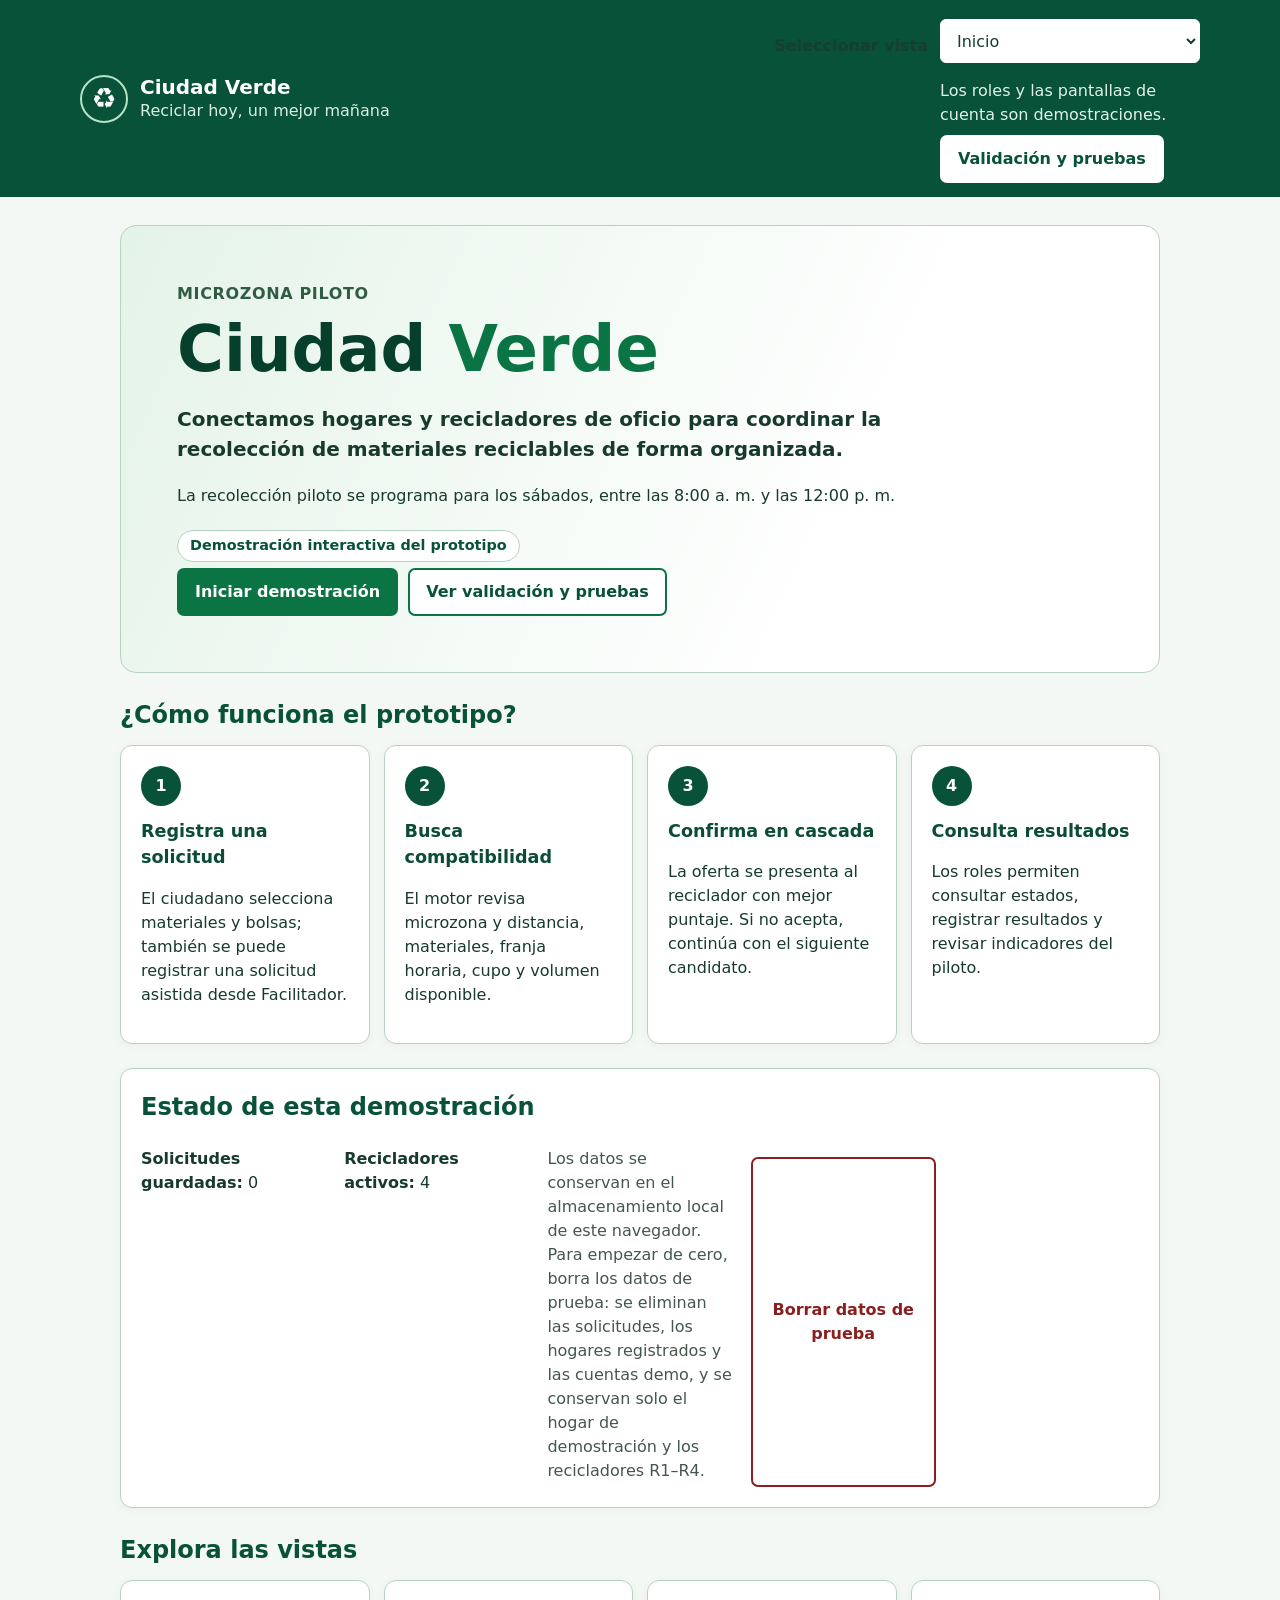
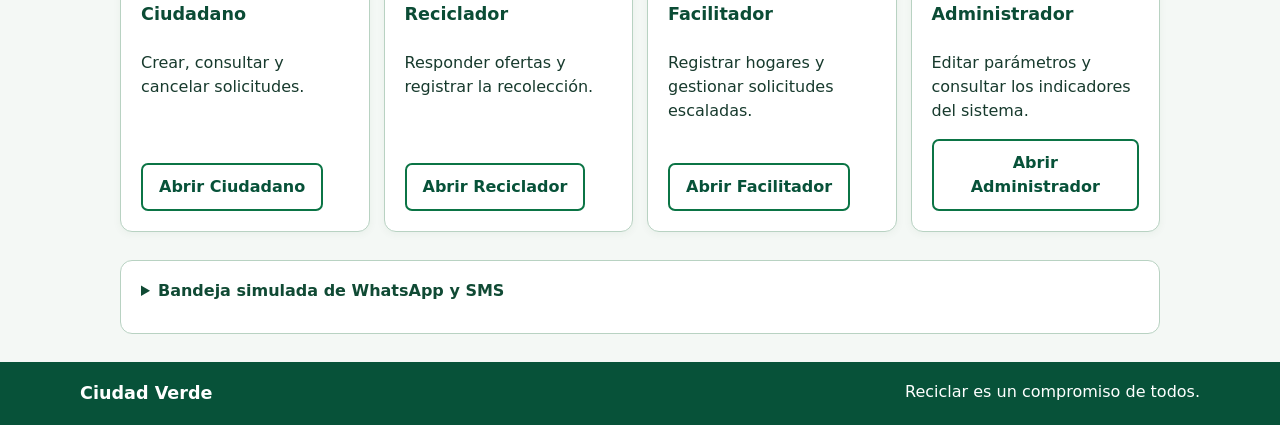
<file: index.html>
<!doctype html>
<html lang="es">
<head>
  <meta charset="utf-8">
  <meta name="viewport" content="width=device-width, initial-scale=1">
  <meta name="theme-color" content="#075239">
  <meta name="description" content="Prototipo académico para coordinar recolección de materiales reciclables en San Eduardo, Cúcuta.">
  <title>Ciudad Verde | Recolección comunitaria</title>
  <link rel="stylesheet" href="./css/styles.css">
  <link rel="stylesheet" href="./css/modo-prueba.css">
</head>
<body>
  <header class="barra-superior">
    <a class="marca" href="./index.html" aria-label="Ciudad Verde, inicio">
      <span class="marca-simbolo" aria-hidden="true">♻</span>
      <span><strong>Ciudad Verde</strong><small>Reciclar hoy, un mejor mañana</small></span>
    </a>
    <div class="controles-superiores">
      <label for="selector-rol">Seleccionar vista</label>
      <select id="selector-rol" aria-describedby="nota-rol">
        <optgroup label="Navegación">
          <option value="inicio">Inicio</option>
        </optgroup>
        <optgroup label="Roles simulados">
          <option value="ciudadano">Ciudadano</option>
          <option value="reciclador">Reciclador</option>
          <option value="facilitador">Facilitador</option>
          <option value="administrador">Administrador</option>
        </optgroup>
        <optgroup label="Cuenta demo">
          <option value="cuenta-registro">Crear usuario</option>
          <option value="cuenta-login">Iniciar sesión</option>
          <option value="cuenta-perfil">Perfil</option>
        </optgroup>
      </select>
      <span id="nota-rol" class="solo-lector">Los roles y las pantallas de cuenta son demostraciones.</span>
      <a class="boton boton-pruebas" href="./test/tests.html" target="_blank" rel="noopener">Validación y pruebas</a>
    </div>
  </header>

  <main class="contenedor-principal">
    <p id="aviso-aplicacion" class="aviso" role="status" aria-live="polite" hidden></p>
    <div id="vista"></div>
    <details class="bandeja">
      <summary>Bandeja simulada de WhatsApp y SMS</summary>
      <p class="texto-ayuda">Los mensajes se muestran en esta pantalla; no se envían a teléfonos.</p>
      <ul id="mensajes-simulados" class="lista-mensajes"></ul>
    </details>
  </main>

  <footer class="pie-pagina">
    <strong>Ciudad Verde</strong>
    <span>Reciclar es un compromiso de todos.</span>
  </footer>

  <script type="module">
    try {
      await import("./js/ui/app.js");
    } catch (error) {
      const vista = document.querySelector("#vista");
      const aviso = document.createElement("section");
      aviso.className = "tarjeta aviso-carga";
      aviso.setAttribute("role", "alert");
      const titulo = document.createElement("h1");
      titulo.textContent = "No se pudo cargar la aplicación";
      const detalle = document.createElement("p");
      detalle.textContent = `Error de JavaScript: ${error?.message || "falló la carga de un módulo."}`;
      const ayuda = document.createElement("p");
      ayuda.textContent = "Revisa en GitHub que los archivos importados estén en sus carpetas y que sus nombres respeten mayúsculas y minúsculas. Consulta también la consola del navegador.";
      aviso.append(titulo, detalle, ayuda);
      vista?.replaceChildren(aviso);
      console.error("Error al iniciar Ciudad Verde:", error);
    }
  </script>
</body>
</html>
</file>
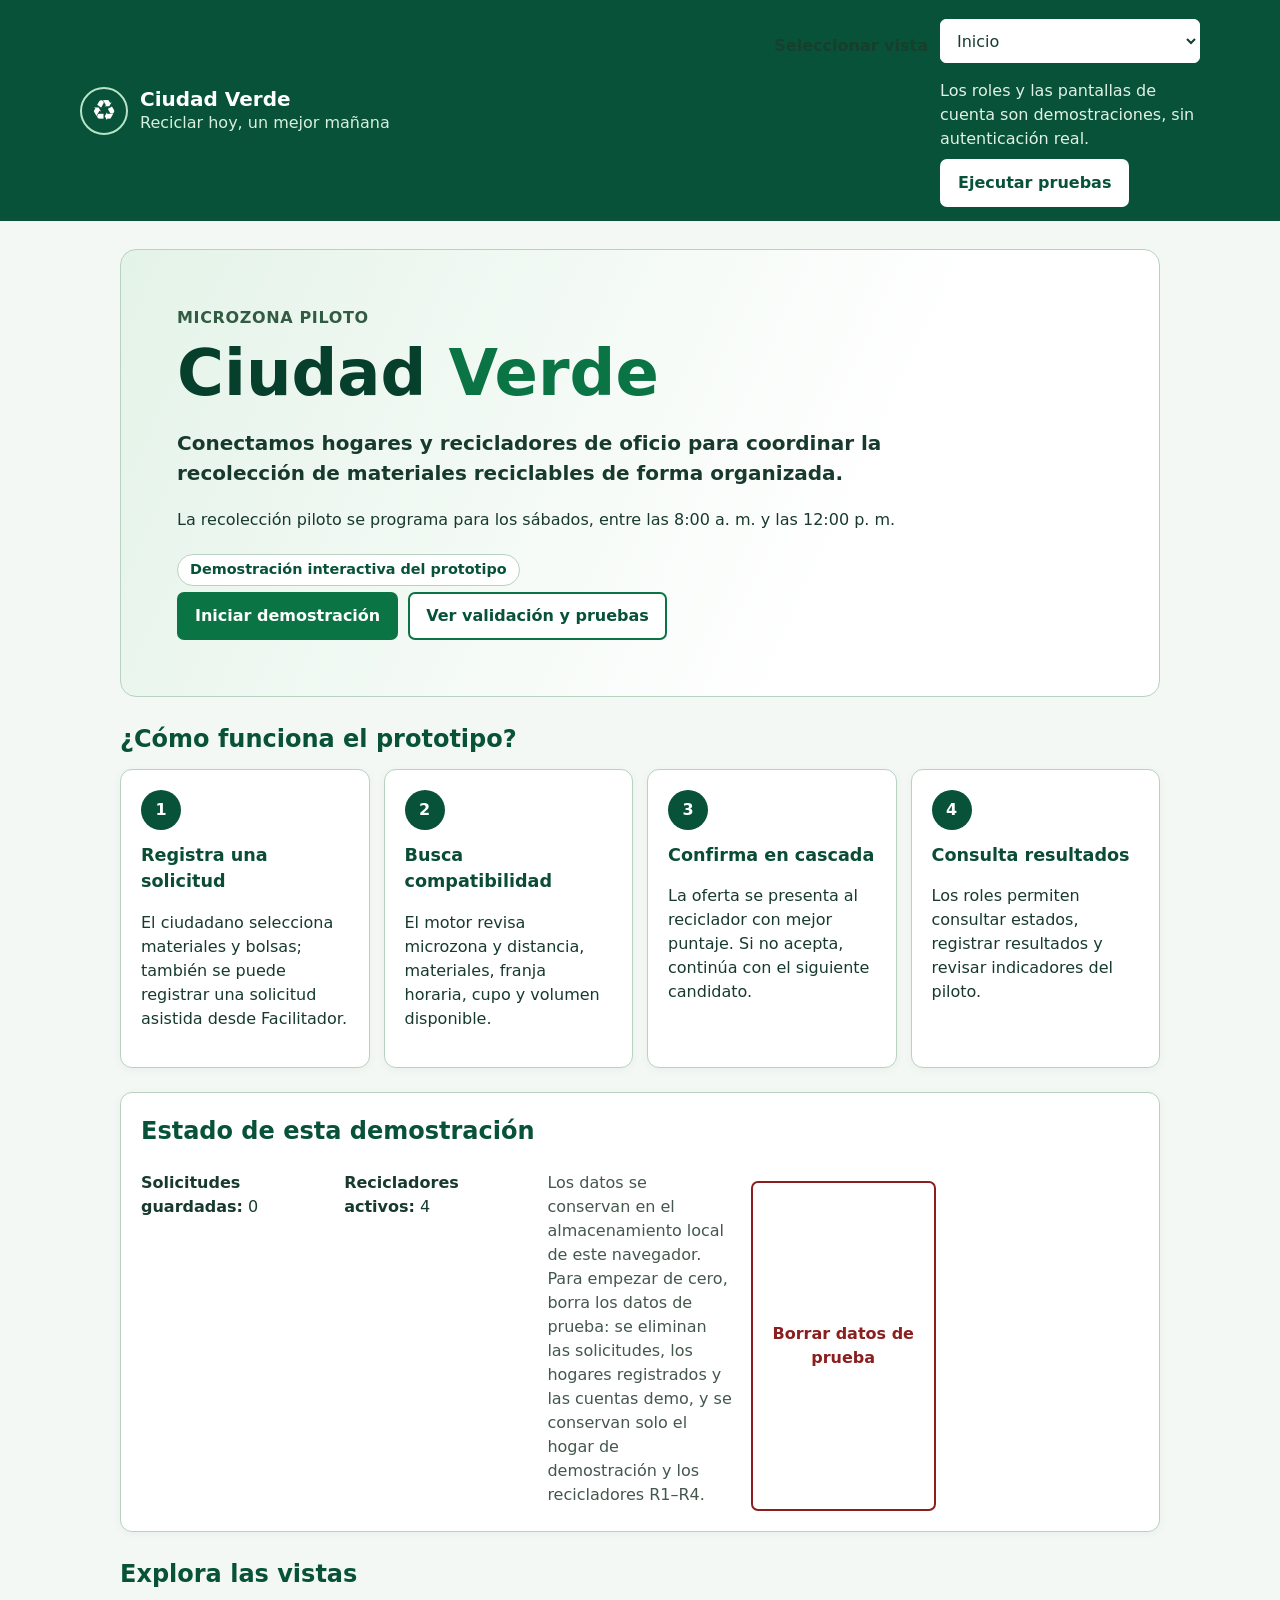
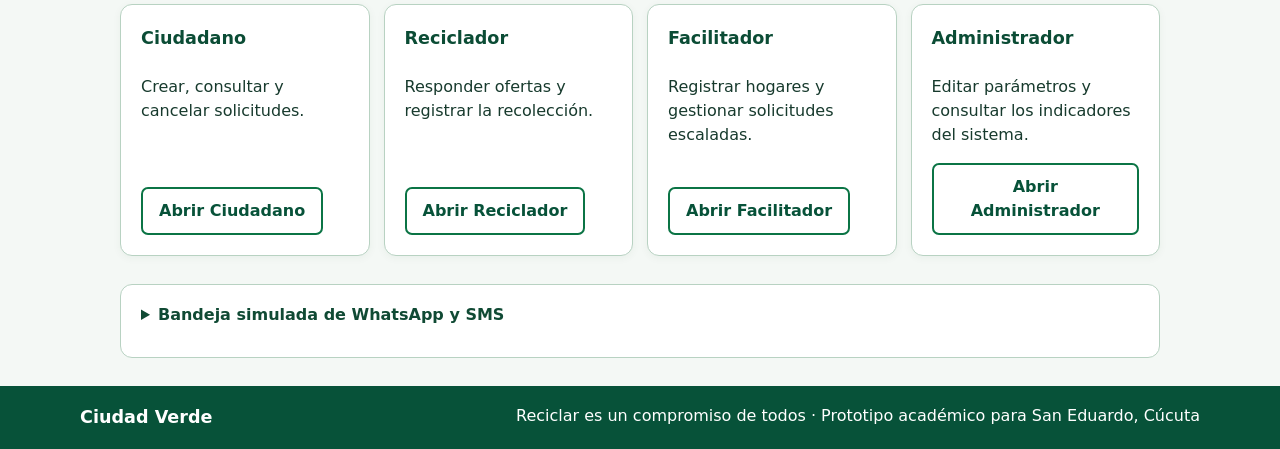
<file: index (1).html>
<!doctype html>
<html lang="es">
<head>
  <meta charset="utf-8">
  <meta name="viewport" content="width=device-width, initial-scale=1">
  <meta name="theme-color" content="#075239">
  <meta name="description" content="Prototipo académico para coordinar recolección de materiales reciclables en San Eduardo, Cúcuta.">
  <title>Ciudad Verde | Recolección comunitaria</title>
  <link rel="stylesheet" href="./css/styles.css">
</head>
<body>
  <header class="barra-superior">
    <a class="marca" href="./index.html" aria-label="Ciudad Verde, inicio">
      <span class="marca-simbolo" aria-hidden="true">♻</span>
      <span><strong>Ciudad Verde</strong><small>Reciclar hoy, un mejor mañana</small></span>
    </a>
    <div class="controles-superiores">
      <label for="selector-rol">Seleccionar vista</label>
      <select id="selector-rol" aria-describedby="nota-rol">
        <optgroup label="Navegación">
          <option value="inicio">Inicio</option>
        </optgroup>
        <optgroup label="Roles simulados">
          <option value="ciudadano">Ciudadano</option>
          <option value="reciclador">Reciclador</option>
          <option value="facilitador">Facilitador</option>
          <option value="administrador">Administrador</option>
        </optgroup>
        <optgroup label="Cuenta demo">
          <option value="cuenta-registro">Crear usuario</option>
          <option value="cuenta-login">Iniciar sesión</option>
          <option value="cuenta-perfil">Perfil</option>
        </optgroup>
      </select>
      <span id="nota-rol" class="solo-lector">Los roles y las pantallas de cuenta son demostraciones, sin autenticación real.</span>
      <a class="boton boton-pruebas" href="./tests/tests.html" target="_blank" rel="noopener">Ejecutar pruebas</a>
    </div>
  </header>

  <main class="contenedor-principal">
    <p id="aviso-aplicacion" class="aviso" role="status" aria-live="polite" hidden></p>
    <div id="vista"></div>
    <details class="bandeja">
      <summary>Bandeja simulada de WhatsApp y SMS</summary>
      <p class="texto-ayuda">Los mensajes se muestran en esta pantalla; no se envían a teléfonos.</p>
      <ul id="mensajes-simulados" class="lista-mensajes"></ul>
    </details>
  </main>

  <footer class="pie-pagina">
    <strong>Ciudad Verde</strong>
    <span>Reciclar es un compromiso de todos · Prototipo académico para San Eduardo, Cúcuta</span>
  </footer>

  <script type="module" src="./js/ui/app.js"></script>
</body>
</html>
</file>
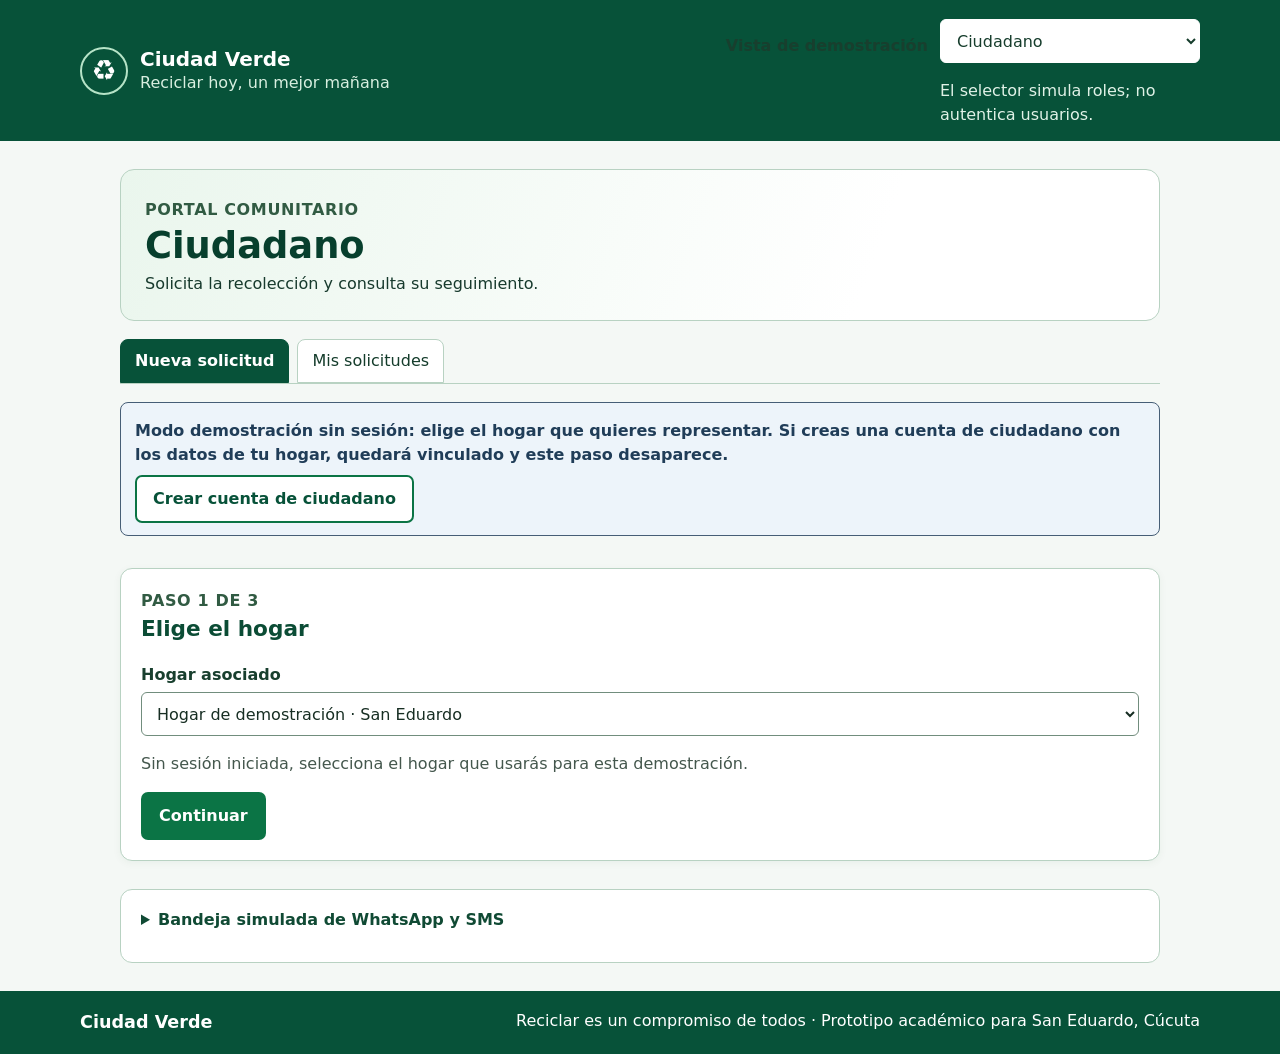
<file: index (2).html>
<!doctype html>
<html lang="es">
<head>
  <meta charset="utf-8">
  <meta name="viewport" content="width=device-width, initial-scale=1">
  <meta name="theme-color" content="#075239">
  <meta name="description" content="Prototipo académico para coordinar recolección de materiales reciclables en San Eduardo, Cúcuta.">
  <title>Ciudad Verde | Recolección comunitaria</title>
  <link rel="stylesheet" href="./css/styles.css">
</head>
<body>
  <header class="barra-superior">
    <a class="marca" href="./index.html" aria-label="Ciudad Verde, inicio">
      <span class="marca-simbolo" aria-hidden="true">♻</span>
      <span><strong>Ciudad Verde</strong><small>Reciclar hoy, un mejor mañana</small></span>
    </a>
    <div class="controles-superiores">
      <label for="selector-rol">Vista de demostración</label>
      <select id="selector-rol" aria-describedby="nota-rol">
        <option value="ciudadano">Ciudadano</option>
        <option value="reciclador">Reciclador</option>
        <option value="facilitador">Facilitador</option>
        <option value="administrador">Administrador</option>
      </select>
      <span id="nota-rol" class="solo-lector">El selector simula roles; no autentica usuarios.</span>
    </div>
  </header>

  <main class="contenedor-principal">
    <p id="aviso-aplicacion" class="aviso" role="status" aria-live="polite" hidden></p>
    <div id="vista"></div>
    <details class="bandeja">
      <summary>Bandeja simulada de WhatsApp y SMS</summary>
      <p class="texto-ayuda">Los mensajes se muestran en esta pantalla; no se envían a teléfonos.</p>
      <ul id="mensajes-simulados" class="lista-mensajes"></ul>
    </details>
  </main>

  <footer class="pie-pagina">
    <strong>Ciudad Verde</strong>
    <span>Reciclar es un compromiso de todos · Prototipo académico para San Eduardo, Cúcuta</span>
  </footer>

  <script type="module" src="./js/ui/app.js"></script>
</body>
</html>
</file>
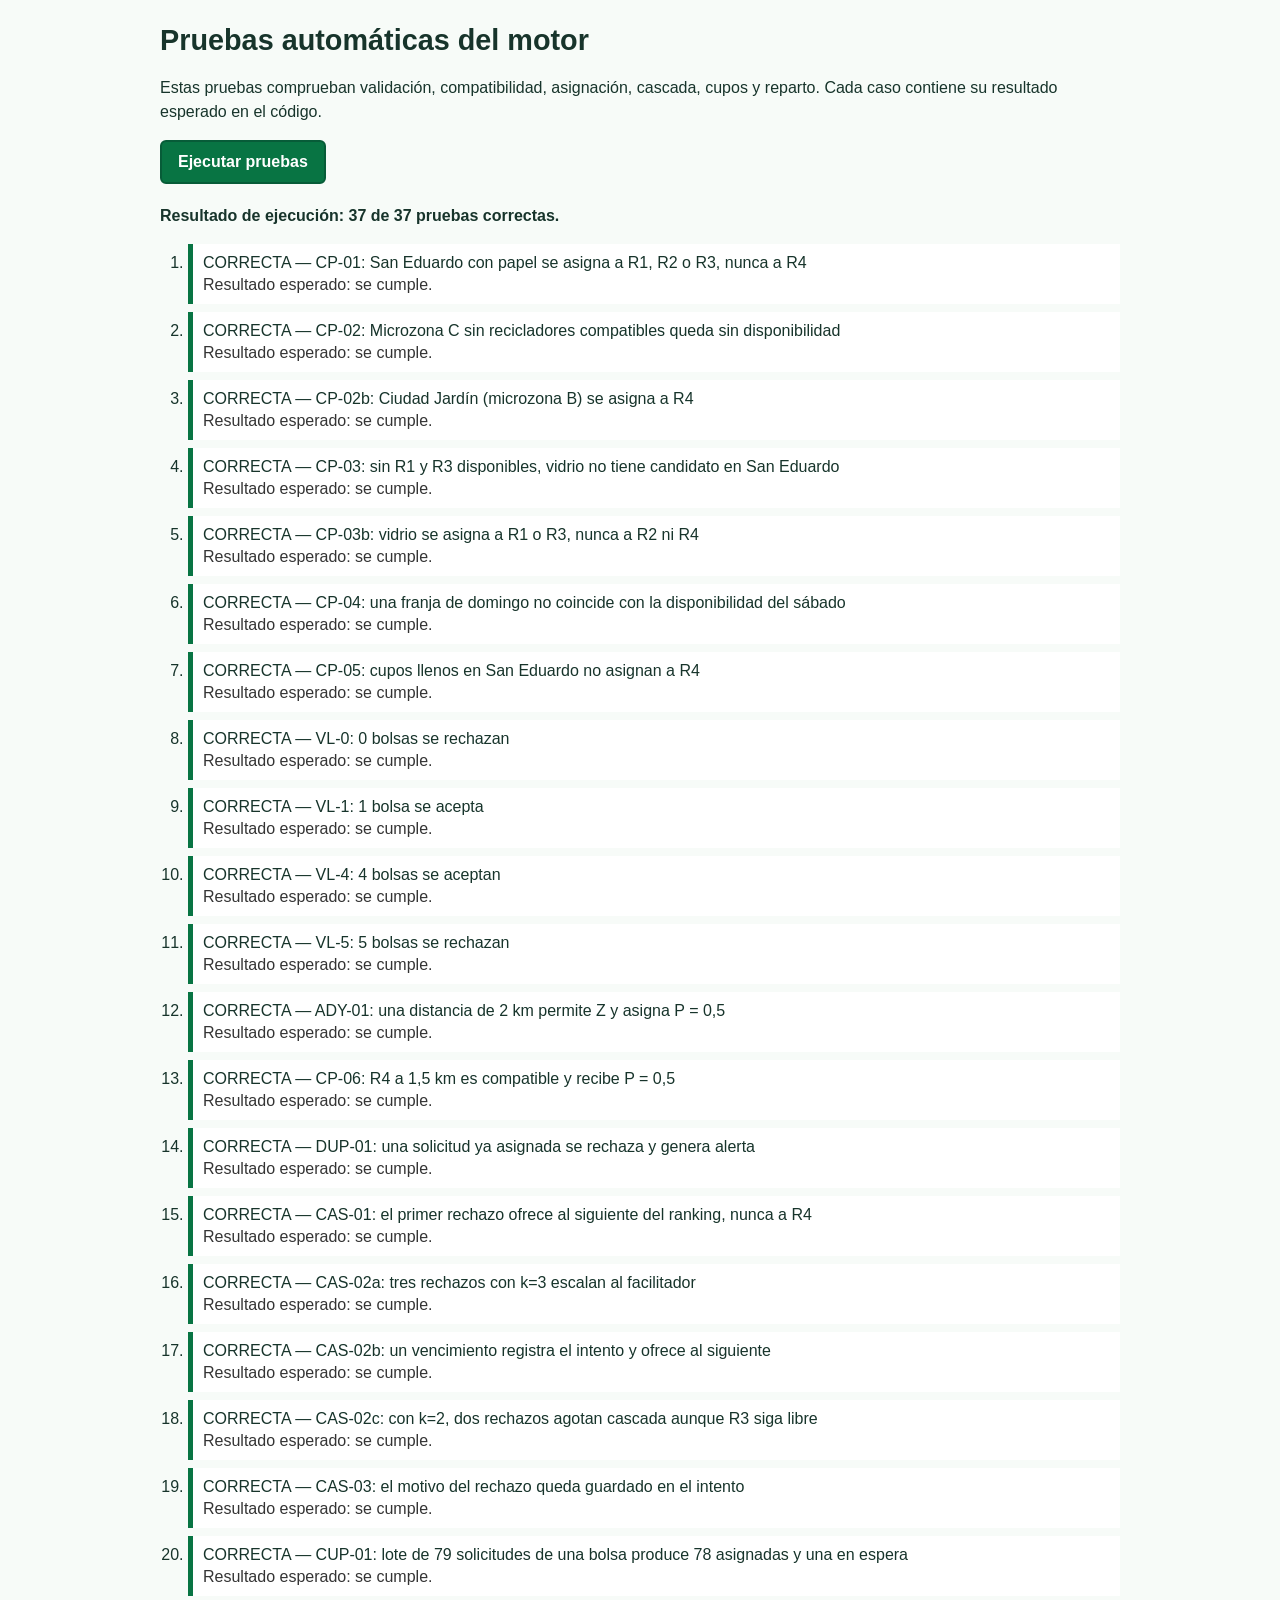
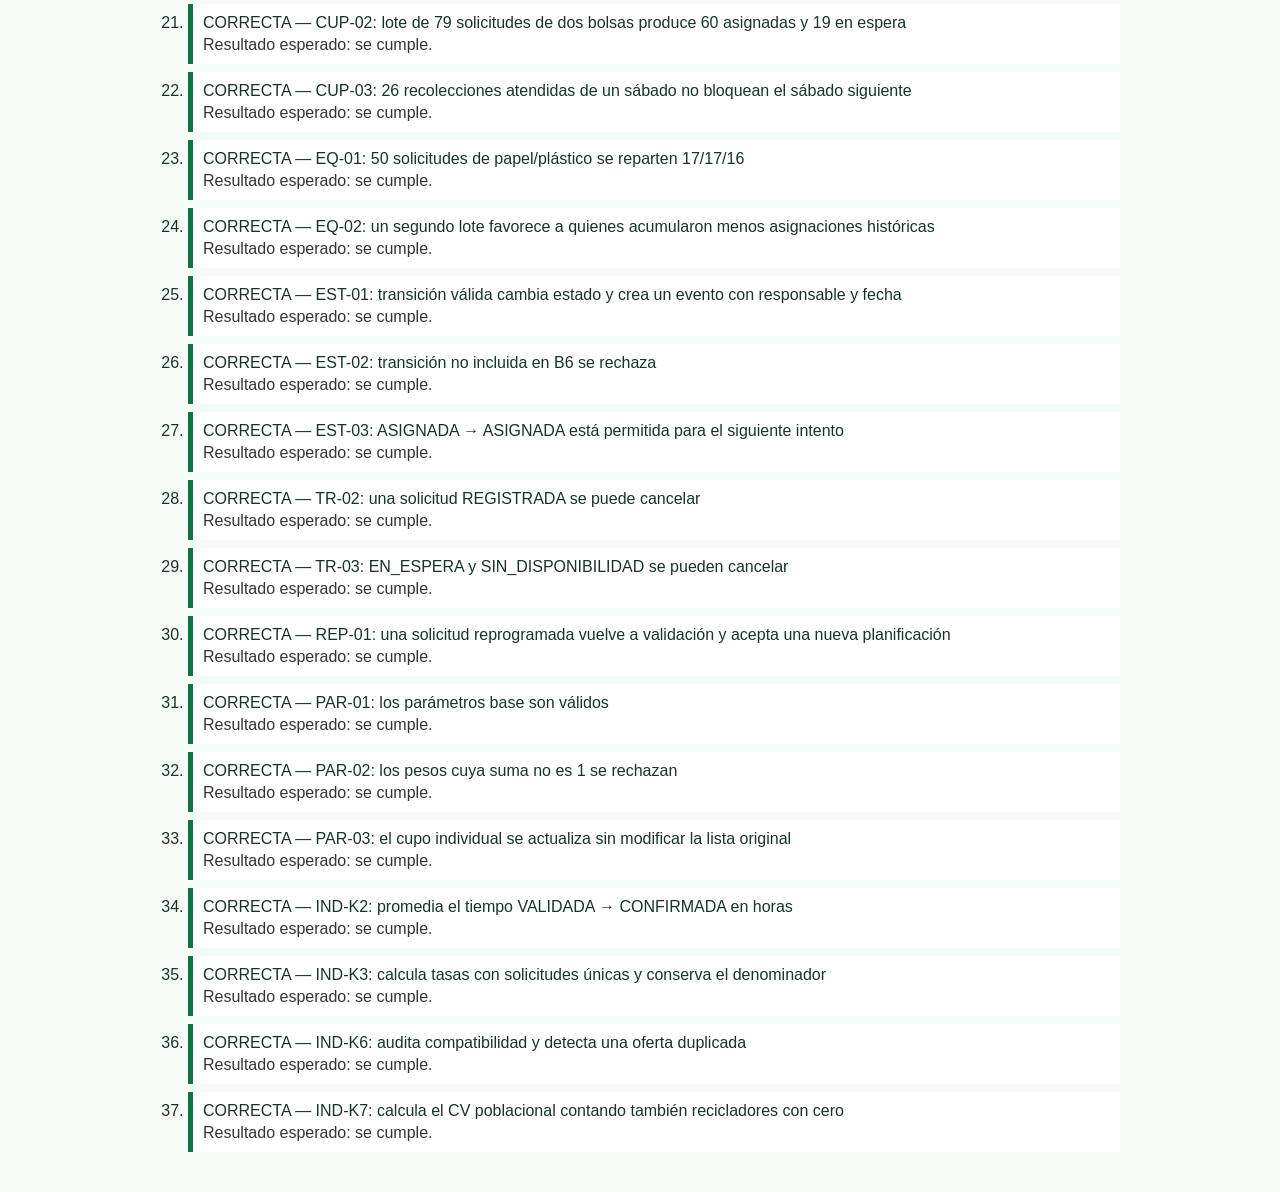
<file: tests (1).html>
<!doctype html>
<html lang="es">
<head>
  <meta charset="utf-8">
  <meta name="viewport" content="width=device-width, initial-scale=1">
  <title>Pruebas automáticas | Ciudad Verde</title>
  <style>
    :root { color-scheme: light; font-family: Arial, sans-serif; font-size: 16px; }
    body { max-width: 960px; margin: 0 auto; padding: 24px; color: #17342b; background: #f7fbf8; }
    h1 { margin-top: 0; font-size: 1.8rem; }
    p { line-height: 1.5; }
    button { min-height: 44px; padding: 10px 16px; border: 2px solid #075c38; border-radius: 6px; color: #fff; background: #087443; font: inherit; font-weight: 700; cursor: pointer; }
    button:focus-visible { outline: 3px solid #9b5b00; outline-offset: 3px; }
    #resumen { margin: 20px 0 12px; font-weight: 700; }
    ol { padding-left: 28px; }
    li { margin: 8px 0; padding: 10px; border-left: 5px solid #555; background: #fff; }
    li.correcta { border-color: #087443; }
    li.incorrecta { border-color: #a32020; }
    .detalle { display: block; margin-top: 4px; white-space: pre-wrap; color: #343434; }
    code { overflow-wrap: anywhere; }
  </style>
</head>
<body>
  <main>
    <h1>Pruebas automáticas del motor</h1>
    <p>Estas pruebas comprueban validación, compatibilidad, asignación, cascada, cupos y reparto. Cada caso contiene su resultado esperado en el código.</p>
    <button id="ejecutar" type="button">Ejecutar pruebas</button>
    <p id="resumen" role="status" aria-live="polite">Las pruebas todavía no se han ejecutado.</p>
    <ol id="resultados"></ol>
  </main>

  <script type="module">
    import {
      PARAMETROS_BASE,
      asignarLote,
      asignarSolicitud,
      calcularPuntaje,
      evaluarCompatibilidad,
      resolverCascada,
      validarSolicitud,
    } from "../js/motor.js";
    import { transicionarEstado } from "../js/estados.js";
    import { actualizarCupoReciclador, validarParametros } from "../js/parametros.js";
    import { crearHogar, crearReciclador, crearSolicitud } from "../js/modelo.js";
    import { calcularK2, calcularK3, calcularK6, calcularK7 } from "../js/indicadores.js";

    const parametros = {
      ...PARAMETROS_BASE,
      k: 3,
      distanciaAdyacenciaKm: 2,
      pesos: { P: 0.40, H: 0.30, E: 0.20, R: 0.10 },
    };
    const materialesCompletos = ["papel", "plástico", "vidrio", "metal"];

    function hogar(id = "H1", microzona = "San Eduardo") {
      return crearHogar({
        id,
        microzona,
        alias: `Hogar ${id}`,
        referenciaEntrega: "Frente al parque",
        consentimiento: true,
      });
    }

    function reciclador(id, opciones = {}) {
      return crearReciclador({
        id,
        nombre: opciones.nombre || id,
        microzona: opciones.microzona || "San Eduardo",
        materiales: opciones.materiales || materialesCompletos,
        franja: opciones.franja || { dia: "sábado", inicio: "08:00", fin: "12:00" },
        cupo: opciones.cupo ?? 26,
        activo: opciones.activo ?? true,
        asignacionesHistoricas: opciones.asignacionesHistoricas ?? 0,
        tasaConfiabilidad: opciones.tasaConfiabilidad ?? 0.70,
      });
    }

    function solicitud(id = "S1", opciones = {}) {
      return crearSolicitud({
        id,
        hogarId: opciones.hogarId || "H1",
        materiales: opciones.materiales || ["papel"],
        bolsas: opciones.bolsas ?? 1,
        franja: opciones.franja || { dia: "sábado", inicio: "08:00", fin: "12:00" },
        fechaServicio: opciones.fechaServicio || "2026-11-21",
        estado: opciones.estado || "VALIDADA",
        registradaPor: "ciudadano",
      });
    }

    function recicladoresSanEduardo(opciones = {}) {
      return [
        reciclador("R1", opciones.R1 || {}),
        reciclador("R2", { materiales: ["papel", "plástico", "metal"], ...(opciones.R2 || {}) }),
        reciclador("R3", opciones.R3 || {}),
        reciclador("R4", {
          nombre: "Reciclador R4",
          microzona: "Ciudad Jardín",
          ...(opciones.R4 || {}),
        }),
      ];
    }

    function comprobar(condicion, mensaje) {
      if (!condicion) throw new Error(mensaje);
    }

    function crearAsignaciones(recicladorId, cantidad, bolsas = 1, inicio = 0) {
      return Array.from({ length: cantidad }, (_, indice) => ({
        id: `ANT-${recicladorId}-${inicio + indice + 1}`,
        hogarId: "H1",
        materiales: ["papel"],
        bolsas,
        fechaServicio: "2026-11-21",
        franja: { dia: "sábado", inicio: "08:00", fin: "12:00" },
        estado: "ASIGNADA",
        registradaPor: "ciudadano",
        recicladorId,
        intentos: [],
      }));
    }

    function ejecutarPruebas() {
      const pruebas = [];
      const probar = (nombre, funcion) => {
        try {
          funcion();
          pruebas.push({ nombre, correcta: true, detalle: "Resultado esperado: se cumple." });
        } catch (error) {
          pruebas.push({ nombre, correcta: false, detalle: error.message });
        }
      };

      probar("CP-01: San Eduardo con papel se asigna a R1, R2 o R3, nunca a R4", () => {
        const h = hogar();
        const s = solicitud();
        const resultado = asignarSolicitud({ solicitud: s, hogar: h, recicladores: recicladoresSanEduardo(), parametros });
        comprobar(resultado.ok, "Se esperaba una asignación.");
        comprobar(["R1", "R2", "R3"].includes(resultado.candidato.id), `Candidato inesperado: ${resultado.candidato.id}.`);
      });

      probar("CP-02: Microzona C sin recicladores compatibles queda sin disponibilidad", () => {
        const resultado = asignarSolicitud({
          solicitud: solicitud("S-C"), hogar: hogar("H-C", "Microzona C"),
          recicladores: recicladoresSanEduardo(), parametros,
        });
        comprobar(!resultado.ok && resultado.estado === "SIN_DISPONIBILIDAD", "Se esperaba SIN_DISPONIBILIDAD.");
        comprobar(resultado.escalado === true, "Se esperaba escalar al facilitador.");
      });

      probar("CP-02b: Ciudad Jardín (microzona B) se asigna a R4", () => {
        const h = hogar("H-B", "Ciudad Jardín");
        const resultado = asignarSolicitud({
          solicitud: solicitud("S-B", { hogarId: h.id }), hogar: h,
          recicladores: recicladoresSanEduardo(), parametros,
        });
        comprobar(resultado.ok && resultado.candidato.id === "R4", "Se esperaba asignar a R4.");
      });

      probar("CP-03: sin R1 y R3 disponibles, vidrio no tiene candidato en San Eduardo", () => {
        const h = hogar();
        const resultado = asignarSolicitud({
          solicitud: solicitud("S-VIDRIO", { materiales: ["vidrio"] }), hogar: h,
          recicladores: recicladoresSanEduardo({ R1: { activo: false }, R3: { activo: false } }), parametros,
        });
        comprobar(!resultado.ok && resultado.estado === "SIN_DISPONIBILIDAD", "Se esperaba SIN_DISPONIBILIDAD.");
      });

      probar("CP-03b: vidrio se asigna a R1 o R3, nunca a R2 ni R4", () => {
        const h = hogar();
        const resultado = asignarSolicitud({
          solicitud: solicitud("S-VIDRIO-ACTIVO", { materiales: ["vidrio"] }), hogar: h,
          recicladores: recicladoresSanEduardo(), parametros,
        });
        comprobar(resultado.ok && ["R1", "R3"].includes(resultado.candidato.id), "Se esperaba R1 o R3.");
      });

      probar("CP-04: una franja de domingo no coincide con la disponibilidad del sábado", () => {
        const h = hogar();
        const resultado = asignarSolicitud({
          solicitud: solicitud("S-DOM", { franja: { dia: "domingo", inicio: "08:00", fin: "12:00" } }),
          hogar: h, recicladores: recicladoresSanEduardo(), parametros,
        });
        comprobar(!resultado.ok && resultado.estado === "SIN_DISPONIBILIDAD", "Se esperaba SIN_DISPONIBILIDAD.");
      });

      probar("CP-05: cupos llenos en San Eduardo no asignan a R4", () => {
        const ocupadas = [
          ...crearAsignaciones("R1", 26), ...crearAsignaciones("R2", 26), ...crearAsignaciones("R3", 26),
        ];
        const h = hogar();
        const resultado = asignarSolicitud({
          solicitud: solicitud("S-LLENA"), hogar: h,
          recicladores: recicladoresSanEduardo(), solicitudes: ocupadas, parametros,
        });
        comprobar(!resultado.ok && resultado.estado === "SIN_DISPONIBILIDAD", "Se esperaba SIN_DISPONIBILIDAD.");
        comprobar(resultado.codigo === "CAPACIDAD_AGOTADA", "Se esperaba identificar capacidad agotada.");
      });

      for (const [bolsas, esperado, etiqueta] of [
        [0, false, "VL-0: 0 bolsas se rechazan"],
        [1, true, "VL-1: 1 bolsa se acepta"],
        [4, true, "VL-4: 4 bolsas se aceptan"],
        [5, false, "VL-5: 5 bolsas se rechazan"],
      ]) {
        probar(etiqueta, () => {
          const resultado = validarSolicitud(solicitud(`S-VL-${bolsas}`, { bolsas }), parametros);
          comprobar(resultado.valida === esperado, `Se esperaba valida=${esperado}.`);
        });
      }

      probar("ADY-01: una distancia de 2 km permite Z y asigna P = 0,5", () => {
        const h = hogar("H-ADY", "San Eduardo");
        const s = solicitud("S-ADY", { hogarId: h.id });
        const r = reciclador("R-ADY", { microzona: "Ciudad Jardín" });
        const evaluacion = evaluarCompatibilidad({ solicitud: s, hogar: h, reciclador: r, parametros, distanciaKm: 2 });
        const puntaje = calcularPuntaje({ hogar: h, reciclador: r, distanciaKm: 2, parametros });
        comprobar(evaluacion.condiciones.Z && evaluacion.esAdyacente, "Se esperaba compatibilidad geográfica por adyacencia.");
        comprobar(puntaje.P === 0.5, `Se esperaba P=0,5; se obtuvo ${puntaje.P}.`);
      });

      probar("CP-06: R4 a 1,5 km es compatible y recibe P = 0,5", () => {
        const h = hogar("H-CP06");
        const s = solicitud("S-CP06", { hogarId: h.id });
        const recicladores = recicladoresSanEduardo({ R1: { activo: false }, R2: { activo: false }, R3: { activo: false } });
        const resultado = asignarSolicitud({
          solicitud: s, hogar: h, recicladores, parametros,
          distanciasKm: { [`${h.id}|R4`]: 1.5 },
        });
        comprobar(resultado.ok && resultado.candidato.id === "R4", "Se esperaba R4 como candidato adyacente.");
        comprobar(resultado.puntaje.P === 0.5, `Se esperaba P=0,5; se obtuvo ${resultado.puntaje.P}.`);
      });

      probar("DUP-01: una solicitud ya asignada se rechaza y genera alerta", () => {
        const h = hogar();
        const primera = asignarSolicitud({ solicitud: solicitud("S-DUP"), hogar: h, recicladores: recicladoresSanEduardo(), parametros });
        const segunda = asignarSolicitud({
          solicitud: primera.solicitudActualizada, hogar: h,
          recicladores: recicladoresSanEduardo(), solicitudes: [primera.solicitudActualizada], parametros,
        });
        comprobar(primera.ok, "La primera asignación debía completarse.");
        comprobar(segunda.codigo === "DUPLICADA" && Boolean(segunda.alerta), "Se esperaba rechazo con alerta.");
      });

      probar("CAS-01: el primer rechazo ofrece al siguiente del ranking, nunca a R4", () => {
        const h = hogar();
        const resultado = resolverCascada({
          solicitud: solicitud("S-CAS-01"), hogar: h, recicladores: recicladoresSanEduardo(), parametros,
          respuestasPorReciclador: { R1: "rechazado" }, fecha: "2026-11-19T08:00:00-05:00",
        });
        comprobar(resultado.estado === "ASIGNADA" && resultado.recicladorId === "R2", "Se esperaba la siguiente oferta a R2.");
        comprobar(resultado.intentos.length === 1 && resultado.intentos[0].resultado === "rechazado", "Se esperaba registrar el rechazo de R1.");
      });

      probar("CAS-02a: tres rechazos con k=3 escalan al facilitador", () => {
        const h = hogar();
        const resultado = resolverCascada({
          solicitud: solicitud("S-CAS-02A"), hogar: h, recicladores: recicladoresSanEduardo(), parametros: { ...parametros, k: 3 },
          respuestasPorReciclador: { R1: "rechazado", R2: "rechazado", R3: "rechazado" },
          fecha: "2026-11-19T08:00:00-05:00",
        });
        comprobar(resultado.estado === "SIN_DISPONIBILIDAD" && resultado.escalado, "Se esperaba SIN_DISPONIBILIDAD y escalado.");
        comprobar(resultado.intentos.length === 3, `Se esperaban 3 intentos; se obtuvieron ${resultado.intentos.length}.`);
      });

      probar("CAS-02b: un vencimiento registra el intento y ofrece al siguiente", () => {
        const h = hogar();
        const resultado = resolverCascada({
          solicitud: solicitud("S-CAS-02B"), hogar: h, recicladores: recicladoresSanEduardo(), parametros,
          respuestasPorReciclador: { R1: "vencido" }, fecha: "2026-11-19T10:00:00-05:00",
        });
        comprobar(resultado.estado === "ASIGNADA" && resultado.recicladorId === "R2", "Se esperaba pasar la oferta a R2.");
        comprobar(resultado.intentos[0].resultado === "vencido", "Se esperaba registrar el vencimiento.");
      });

      probar("CAS-02c: con k=2, dos rechazos agotan cascada aunque R3 siga libre", () => {
        const h = hogar();
        const resultado = resolverCascada({
          solicitud: solicitud("S-CAS-02C"), hogar: h, recicladores: recicladoresSanEduardo(), parametros: { ...parametros, k: 2 },
          respuestasPorReciclador: { R1: "rechazado", R2: "rechazado" },
          fecha: "2026-11-19T08:00:00-05:00",
        });
        comprobar(resultado.estado === "SIN_DISPONIBILIDAD" && resultado.escalado, "Se esperaba SIN_DISPONIBILIDAD y escalado.");
        comprobar(resultado.intentos.length === 2, "Se esperaban exactamente dos intentos.");
      });

      probar("CAS-03: el motivo del rechazo queda guardado en el intento", () => {
        const h = hogar();
        const resultado = resolverCascada({
          solicitud: solicitud("S-CAS-03"), hogar: h, recicladores: recicladoresSanEduardo(), parametros,
          respuestasPorReciclador: { R1: "rechazado" },
          motivosPorReciclador: { R1: "Vehículo fuera de servicio" },
          fecha: "2026-11-19T08:00:00-05:00",
        });
        comprobar(resultado.intentos[0].motivo === "Vehículo fuera de servicio", "Se esperaba conservar el motivo del rechazo.");
      });

      probar("CUP-01: lote de 79 solicitudes de una bolsa produce 78 asignadas y una en espera", () => {
        const h = hogar();
        const lote = Array.from({ length: 79 }, (_, indice) => solicitud(`S-CUP1-${indice + 1}`));
        const resultado = asignarLote({ solicitudes: lote, hogares: [h], recicladores: recicladoresSanEduardo(), parametros });
        const reparto = Object.fromEntries(["R1", "R2", "R3", "R4"].map((id) => [
          id, resultado.asignadas.filter((item) => item.recicladorId === id).length,
        ]));
        comprobar(resultado.asignadas.length === 78, `Se esperaban 78 asignadas; se obtuvieron ${resultado.asignadas.length}.`);
        comprobar(resultado.enEspera.length === 1, `Se esperaba 1 en espera; se obtuvieron ${resultado.enEspera.length}.`);
        comprobar(reparto.R1 === 26 && reparto.R2 === 26 && reparto.R3 === 26 && reparto.R4 === 0, `Reparto inesperado: ${JSON.stringify(reparto)}.`);
      });

      probar("CUP-02: lote de 79 solicitudes de dos bolsas produce 60 asignadas y 19 en espera", () => {
        const h = hogar();
        const lote = Array.from({ length: 79 }, (_, indice) => solicitud(`S-CUP2-${indice + 1}`, { bolsas: 2 }));
        const resultado = asignarLote({ solicitudes: lote, hogares: [h], recicladores: recicladoresSanEduardo(), parametros });
        const reparto = ["R1", "R2", "R3"].map((id) => resultado.asignadas.filter((item) => item.recicladorId === id).length);
        comprobar(resultado.asignadas.length === 60, `Se esperaban 60 asignadas; se obtuvieron ${resultado.asignadas.length}.`);
        comprobar(resultado.enEspera.length === 19, `Se esperaban 19 en espera; se obtuvieron ${resultado.enEspera.length}.`);
        comprobar(reparto.every((cantidad) => cantidad === 20), `Se esperaban 20 por reciclador; se obtuvo ${reparto.join("/")}.`);
      });

      probar("CUP-03: 26 recolecciones atendidas de un sábado no bloquean el sábado siguiente", () => {
        const h = hogar();
        const r = recicladoresSanEduardo({ R2: { activo: false }, R3: { activo: false }, R4: { activo: false } });
        const atendidas = crearAsignaciones("R1", 26).map((item) => ({ ...item, estado: "ATENDIDA", fechaServicio: "2026-11-21" }));
        const resultado = asignarSolicitud({
          solicitud: solicitud("S-CUP03", { fechaServicio: "2026-11-28" }), hogar: h,
          recicladores: r, solicitudes: atendidas, parametros,
        });
        comprobar(resultado.ok && resultado.candidato.id === "R1", "Se esperaba que R1 estuviera disponible para la fecha de la semana siguiente.");
      });

      probar("EQ-01: 50 solicitudes de papel/plástico se reparten 17/17/16", () => {
        const h = hogar();
        const lote = Array.from({ length: 50 }, (_, indice) => solicitud(
          `S-EQ-${indice + 1}`, { materiales: [indice % 2 === 0 ? "papel" : "plástico"] }
        ));
        const resultado = asignarLote({ solicitudes: lote, hogares: [h], recicladores: recicladoresSanEduardo(), parametros });
        const reparto = ["R1", "R2", "R3"].map((id) => resultado.asignadas.filter((item) => item.recicladorId === id).length).sort((a, b) => b - a);
        comprobar(JSON.stringify(reparto) === JSON.stringify([17, 17, 16]), `Se esperaba 17/17/16; se obtuvo ${reparto.join("/")}.`);
      });

      probar("EQ-02: un segundo lote favorece a quienes acumularon menos asignaciones históricas", () => {
        const h = hogar();
        const primerLote = asignarLote({
          solicitudes: Array.from({ length: 3 }, (_, indice) => solicitud(`S-EQ2-A-${indice + 1}`)),
          hogares: [h], recicladores: recicladoresSanEduardo({ R2: { activo: false }, R3: { activo: false }, R4: { activo: false } }), parametros,
        });
        const segundoLote = asignarLote({
          solicitudes: Array.from({ length: 3 }, (_, indice) => solicitud(`S-EQ2-B-${indice + 1}`)),
          hogares: [h], recicladores: recicladoresSanEduardo(),
          solicitudesExistentes: primerLote.solicitudesFinales, parametros,
        });
        comprobar(primerLote.asignadas.every((item) => item.recicladorId === "R1"), "Se esperaba cargar el primer historial en R1.");
        comprobar(segundoLote.asignadas.every((item) => item.recicladorId !== "R1"), "El siguiente lote debía compensar a R2/R3, que tenían menos historial.");
      });

      probar("EST-01: transición válida cambia estado y crea un evento con responsable y fecha", () => {
        const s = solicitud("S-EST-01", { estado: "REGISTRADA" });
        const resultado = transicionarEstado({
          solicitud: s,
          estadoNuevo: "VALIDADA",
          responsable: "Facilitador",
          fecha: "2026-11-19T08:00:00-05:00",
        });
        comprobar(resultado.ok && resultado.solicitudActualizada.estado === "VALIDADA", "Se esperaba cambiar a VALIDADA.");
        comprobar(resultado.evento.estadoAnterior === "REGISTRADA" && resultado.evento.estadoNuevo === "VALIDADA", "El evento debe conservar ambos estados.");
        comprobar(resultado.evento.responsable === "Facilitador" && Boolean(resultado.evento.fecha), "El evento debe registrar responsable y fecha.");
      });

      probar("EST-02: transición no incluida en B6 se rechaza", () => {
        const s = solicitud("S-EST-02", { estado: "REGISTRADA" });
        const resultado = transicionarEstado({
          solicitud: s,
          estadoNuevo: "ASIGNADA",
          responsable: "Facilitador",
          fecha: "2026-11-19T08:00:00-05:00",
        });
        comprobar(!resultado.ok && resultado.codigo === "TRANSICION_NO_PERMITIDA", "Se esperaba rechazar REGISTRADA → ASIGNADA.");
      });

      probar("EST-03: ASIGNADA → ASIGNADA está permitida para el siguiente intento", () => {
        const s = solicitud("S-EST-03", { estado: "ASIGNADA" });
        const resultado = transicionarEstado({
          solicitud: s,
          estadoNuevo: "ASIGNADA",
          responsable: "Motor de asignación",
          fecha: "2026-11-19T08:00:00-05:00",
        });
        comprobar(resultado.ok && resultado.evento.estadoAnterior === "ASIGNADA" && resultado.evento.estadoNuevo === "ASIGNADA", "Se esperaba registrar el cambio de intento.");
      });

      probar("TR-02: una solicitud REGISTRADA se puede cancelar", () => {
        const resultado = transicionarEstado({ solicitud: solicitud("TR-02", { estado: "REGISTRADA" }), estadoNuevo: "CANCELADA", responsable: "Ciudadano", fecha: "2026-11-19T08:00:00Z" });
        comprobar(resultado.ok && resultado.solicitudActualizada.estado === "CANCELADA", "Se esperaba permitir REGISTRADA → CANCELADA.");
      });

      probar("TR-03: EN_ESPERA y SIN_DISPONIBILIDAD se pueden cancelar", () => {
        for (const estado of ["EN_ESPERA", "SIN_DISPONIBILIDAD"]) {
          const resultado = transicionarEstado({ solicitud: solicitud(`TR-03-${estado}`, { estado }), estadoNuevo: "CANCELADA", responsable: "Ciudadano", fecha: "2026-11-19T08:00:00Z" });
          comprobar(resultado.ok, `Se esperaba permitir ${estado} → CANCELADA.`);
        }
      });

      probar("REP-01: una solicitud reprogramada vuelve a validación y acepta una nueva planificación", () => {
        const h = hogar();
        const s = solicitud("REP-01", { estado: "REPROGRAMADA", fechaServicio: "2026-11-28" });
        const transicion = transicionarEstado({ solicitud: s, estadoNuevo: "VALIDADA", responsable: "Facilitador", fecha: "2026-11-19T08:00:00Z" });
        comprobar(transicion.ok, "Se esperaba permitir REPROGRAMADA → VALIDADA.");
        const resultado = asignarSolicitud({ solicitud: transicion.solicitudActualizada, hogar: h, recicladores: recicladoresSanEduardo(), parametros });
        comprobar(resultado.ok && resultado.estado === "ASIGNADA", "Se esperaba volver a planificar una oferta.");
      });

      probar("PAR-01: los parámetros base son válidos", () => {
        const resultado = validarParametros(parametros);
        comprobar(resultado.valida, `Se esperaban parámetros válidos: ${JSON.stringify(resultado.errores)}.`);
      });

      probar("PAR-02: los pesos cuya suma no es 1 se rechazan", () => {
        const resultado = validarParametros({ ...parametros, pesos: { P: 0.5, H: 0.3, E: 0.2, R: 0.2 } });
        comprobar(!resultado.valida && resultado.errores.some((error) => error.codigo === "SUMA_PESOS_INVALIDA"), "Se esperaba rechazar pesos que suman 1,2.");
      });

      probar("PAR-03: el cupo individual se actualiza sin modificar la lista original", () => {
        const base = [reciclador("R1", { cupo: 26 })];
        const resultado = actualizarCupoReciclador(base, "R1", 30);
        comprobar(resultado.ok && resultado.recicladores[0].cupo === 30, "Se esperaba actualizar el cupo a 30.");
        comprobar(base[0].cupo === 26, "La lista recibida debía permanecer sin cambios.");
      });

      probar("IND-K2: promedia el tiempo VALIDADA → CONFIRMADA en horas", () => {
        const resultado = calcularK2([
          { solicitudId: "IK2-1", estadoNuevo: "VALIDADA", fecha: "2026-11-19T08:00:00Z" },
          { solicitudId: "IK2-1", estadoNuevo: "CONFIRMADA", fecha: "2026-11-19T10:00:00Z" },
        ]);
        comprobar(resultado.cantidad === 1 && resultado.valor === 2, "Se esperaba un caso con promedio de 2 horas.");
      });

      probar("IND-K3: calcula tasas con solicitudes únicas y conserva el denominador", () => {
        const resultado = calcularK3([
          { solicitudId: "IK3-1", estadoNuevo: "REGISTRADA", fecha: "2026-11-19T08:00:00Z" },
          { solicitudId: "IK3-1", estadoNuevo: "CONFIRMADA", fecha: "2026-11-19T08:01:00Z" },
          { solicitudId: "IK3-1", estadoNuevo: "FALLIDA", fecha: "2026-11-19T09:00:00Z" },
          { solicitudId: "IK3-2", estadoNuevo: "REGISTRADA", fecha: "2026-11-19T08:00:00Z" },
          { solicitudId: "IK3-2", estadoNuevo: "CANCELADA", fecha: "2026-11-19T08:10:00Z" },
        ]);
        comprobar(resultado.fallidaSobreConfirmada.valor === 1, "Se esperaba 1/1 solicitudes fallidas entre confirmadas.");
        comprobar(resultado.canceladaSobreRegistrada.valor === 0.5, "Se esperaba 1/2 solicitudes canceladas entre registradas.");
      });

      probar("IND-K6: audita compatibilidad y detecta una oferta duplicada", () => {
        const h = hogar("H-IK6");
        const s = solicitud("IK6-1", { hogarId: h.id });
        const resultado = calcularK6({
          eventos: [
            { solicitudId: s.id, estadoNuevo: "ASIGNADA", recicladorId: "R1", fecha: "2026-11-19T08:00:00Z" },
            { solicitudId: s.id, estadoNuevo: "ASIGNADA", recicladorId: "R2", fecha: "2026-11-19T08:01:00Z" },
          ],
          solicitudes: [s], hogares: [h], recicladores: recicladoresSanEduardo(), parametros,
        });
        comprobar(resultado.totalAsignaciones === 2, "Se esperaban auditar dos ofertas.");
        comprobar(resultado.duplicadas === 1, "Se esperaba detectar la segunda oferta como duplicada sin rechazo/vencimiento previo.");
      });

      probar("IND-K7: calcula el CV poblacional contando también recicladores con cero", () => {
        const resultado = calcularK7({
          eventos: [
            { solicitudId: "IK7-1", estadoNuevo: "ASIGNADA", recicladorId: "R1", fecha: "2026-11-19T08:00:00Z" },
            { solicitudId: "IK7-2", estadoNuevo: "ASIGNADA", recicladorId: "R1", fecha: "2026-11-19T08:01:00Z" },
          ],
          recicladores: [reciclador("R1"), reciclador("R2")],
        });
        comprobar(resultado.conteos.R1 === 2 && resultado.conteos.R2 === 0, "Se esperaban los conteos 2 y 0.");
        comprobar(resultado.coeficienteVariacion === 1, "Se esperaba CV poblacional igual a 1.");
      });

      const lista = document.querySelector("#resultados");
      lista.replaceChildren();
      for (const prueba of pruebas) {
        const elemento = document.createElement("li");
        elemento.className = prueba.correcta ? "correcta" : "incorrecta";
        elemento.textContent = `${prueba.correcta ? "CORRECTA" : "INCORRECTA"} — ${prueba.nombre}`;
        const detalle = document.createElement("span");
        detalle.className = "detalle";
        detalle.textContent = prueba.detalle;
        elemento.append(detalle);
        lista.append(elemento);
      }
      const correctas = pruebas.filter((prueba) => prueba.correcta).length;
      document.querySelector("#resumen").textContent =
        `Resultado de ejecución: ${correctas} de ${pruebas.length} pruebas correctas.`;
    }

    document.querySelector("#ejecutar").addEventListener("click", ejecutarPruebas);
    ejecutarPruebas();
  </script>
</body>
</html>
</file>
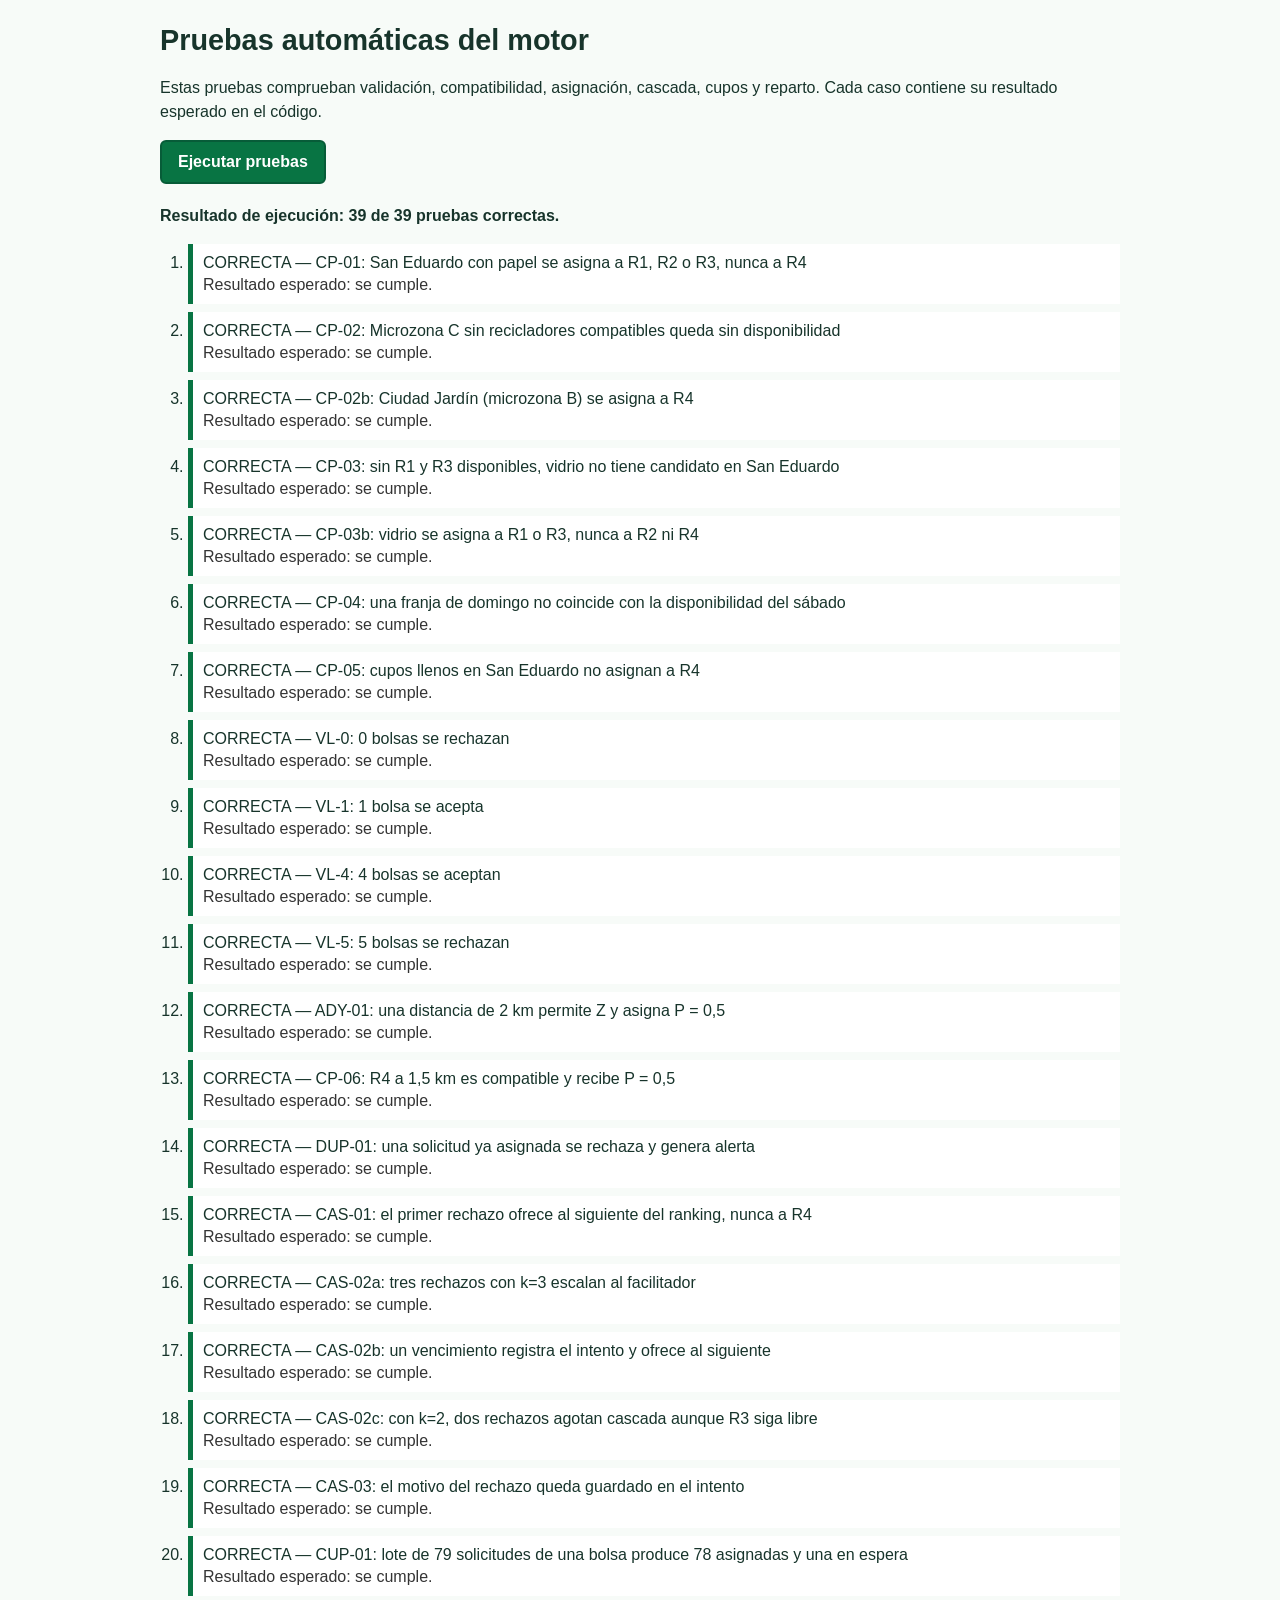
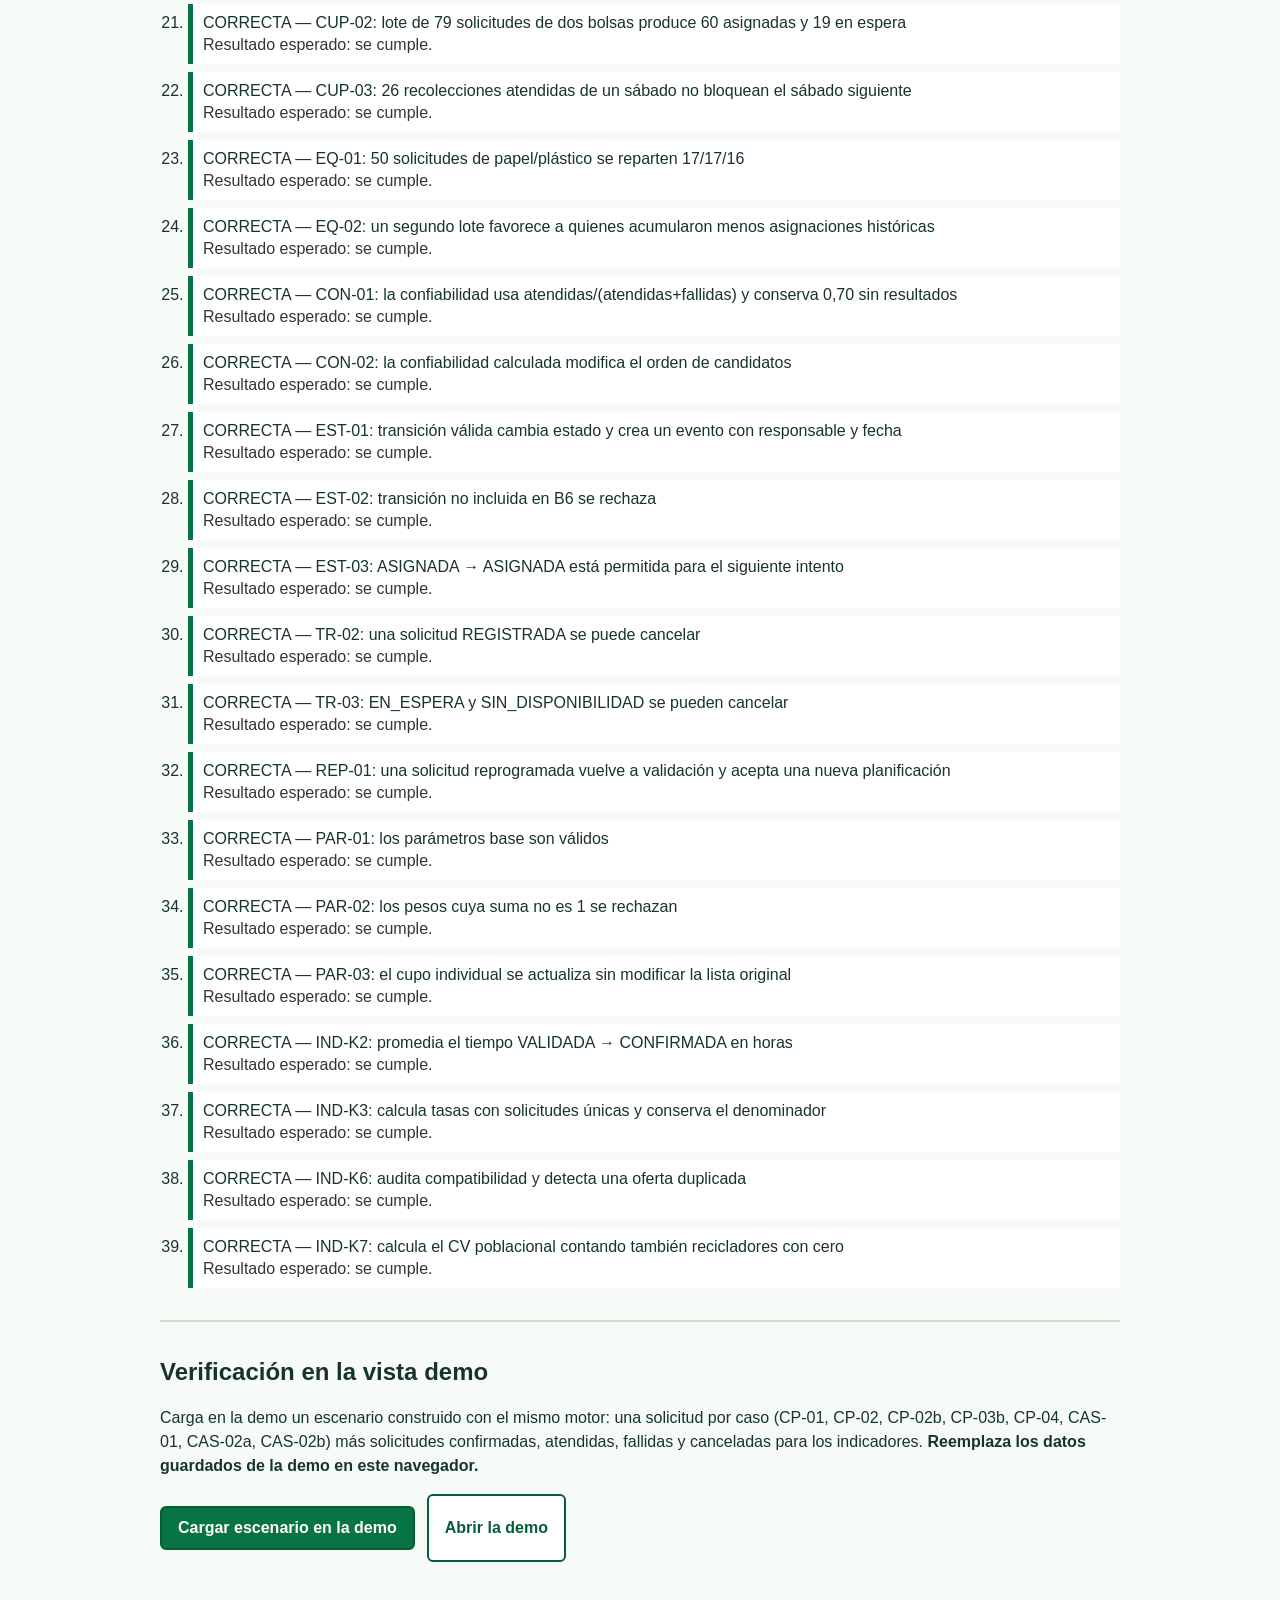
<file: test/tests (1).html>
<!doctype html>
<html lang="es">
<head>
  <meta charset="utf-8">
  <meta name="viewport" content="width=device-width, initial-scale=1">
  <title>Pruebas automáticas | Ciudad Verde</title>
  <style>
    :root { color-scheme: light; font-family: Arial, sans-serif; font-size: 16px; }
    body { max-width: 960px; margin: 0 auto; padding: 24px; color: #17342b; background: #f7fbf8; }
    h1 { margin-top: 0; font-size: 1.8rem; }
    p { line-height: 1.5; }
    button { min-height: 44px; padding: 10px 16px; border: 2px solid #075c38; border-radius: 6px; color: #fff; background: #087443; font: inherit; font-weight: 700; cursor: pointer; }
    button:focus-visible { outline: 3px solid #9b5b00; outline-offset: 3px; }
    #resumen { margin: 20px 0 12px; font-weight: 700; }
    ol { padding-left: 28px; }
    li { margin: 8px 0; padding: 10px; border-left: 5px solid #555; background: #fff; }
    li.correcta { border-color: #087443; }
    li.incorrecta { border-color: #a32020; }
    .detalle { display: block; margin-top: 4px; white-space: pre-wrap; color: #343434; }
    code { overflow-wrap: anywhere; }
    .acciones { display: flex; flex-wrap: wrap; gap: 12px; align-items: center; }
    .enlace-boton { display: inline-flex; align-items: center; min-height: 44px; padding: 10px 16px; border: 2px solid #075c38; border-radius: 6px; color: #075c38; background: #fff; font-weight: 700; text-decoration: none; }
    .enlace-boton:focus-visible { outline: 3px solid #9b5b00; outline-offset: 3px; }
    #escenario { margin-top: 32px; padding-top: 16px; border-top: 2px solid #c9ddd1; }
    table { width: 100%; border-collapse: collapse; background: #fff; }
    th, td { padding: 8px; border: 1px solid #c9ddd1; text-align: left; vertical-align: top; }
    th { background: #e7f4ec; }
  </style>
</head>
<body>
  <main>
    <h1>Pruebas automáticas del motor</h1>
    <p>Estas pruebas comprueban validación, compatibilidad, asignación, cascada, cupos y reparto. Cada caso contiene su resultado esperado en el código.</p>
    <button id="ejecutar" type="button">Ejecutar pruebas</button>
    <p id="resumen" role="status" aria-live="polite">Las pruebas todavía no se han ejecutado.</p>
    <ol id="resultados"></ol>

    <section id="escenario" aria-labelledby="escenario-titulo">
      <h2 id="escenario-titulo">Verificación en la vista demo</h2>
      <p>Carga en la demo un escenario construido con el mismo motor: una solicitud por caso (CP-01, CP-02, CP-02b, CP-03b, CP-04, CAS-01, CAS-02a, CAS-02b) más solicitudes confirmadas, atendidas, fallidas y canceladas para los indicadores. <strong>Reemplaza los datos guardados de la demo en este navegador.</strong></p>
      <div class="acciones">
        <button id="cargar-escenario" type="button">Cargar escenario en la demo</button>
        <a class="enlace-boton" href="../index.html" target="_blank" rel="noopener">Abrir la demo</a>
      </div>
      <p id="estado-escenario" role="status" aria-live="polite"></p>
      <div id="tabla-escenario"></div>
    </section>
  </main>

  <script type="module">
    import {
      PARAMETROS_BASE,
      asignarLote,
      asignarSolicitud,
      calcularPuntaje,
      calcularTasaConfiabilidad,
      evaluarCompatibilidad,
      rankearCandidatos,
      resolverCascada,
      validarSolicitud,
    } from "../js/motor.js";
    import { transicionarEstado } from "../js/estados.js";
    import { actualizarCupoReciclador, validarParametros } from "../js/parametros.js";
    import { crearHogar, crearReciclador, crearSolicitud } from "../js/modelo.js";
    import { calcularK2, calcularK3, calcularK6, calcularK7 } from "../js/indicadores.js";

    const parametros = {
      ...PARAMETROS_BASE,
      k: 3,
      distanciaAdyacenciaKm: 2,
      pesos: { P: 0.40, H: 0.30, E: 0.20, R: 0.10 },
    };
    const materialesCompletos = ["papel", "plástico", "vidrio", "metal"];

    function hogar(id = "H1", microzona = "San Eduardo") {
      return crearHogar({
        id,
        microzona,
        alias: `Hogar ${id}`,
        referenciaEntrega: "Frente al parque",
        consentimiento: true,
      });
    }

    function reciclador(id, opciones = {}) {
      return crearReciclador({
        id,
        nombre: opciones.nombre || id,
        microzona: opciones.microzona || "San Eduardo",
        materiales: opciones.materiales || materialesCompletos,
        franja: opciones.franja || { dia: "sábado", inicio: "08:00", fin: "12:00" },
        cupo: opciones.cupo ?? 26,
        activo: opciones.activo ?? true,
        asignacionesHistoricas: opciones.asignacionesHistoricas ?? 0,
        tasaConfiabilidad: opciones.tasaConfiabilidad ?? 0.70,
      });
    }

    function solicitud(id = "S1", opciones = {}) {
      return crearSolicitud({
        id,
        hogarId: opciones.hogarId || "H1",
        materiales: opciones.materiales || ["papel"],
        bolsas: opciones.bolsas ?? 1,
        franja: opciones.franja || { dia: "sábado", inicio: "08:00", fin: "12:00" },
        fechaServicio: opciones.fechaServicio || "2026-11-21",
        estado: opciones.estado || "VALIDADA",
        registradaPor: "ciudadano",
      });
    }

    function recicladoresSanEduardo(opciones = {}) {
      return [
        reciclador("R1", opciones.R1 || {}),
        reciclador("R2", { materiales: ["papel", "plástico", "metal"], ...(opciones.R2 || {}) }),
        reciclador("R3", opciones.R3 || {}),
        reciclador("R4", {
          nombre: "Reciclador R4",
          microzona: "Ciudad Jardín",
          ...(opciones.R4 || {}),
        }),
      ];
    }

    function comprobar(condicion, mensaje) {
      if (!condicion) throw new Error(mensaje);
    }

    function crearAsignaciones(recicladorId, cantidad, bolsas = 1, inicio = 0) {
      return Array.from({ length: cantidad }, (_, indice) => ({
        id: `ANT-${recicladorId}-${inicio + indice + 1}`,
        hogarId: "H1",
        materiales: ["papel"],
        bolsas,
        fechaServicio: "2026-11-21",
        franja: { dia: "sábado", inicio: "08:00", fin: "12:00" },
        estado: "ASIGNADA",
        registradaPor: "ciudadano",
        recicladorId,
        intentos: [],
      }));
    }

    function ejecutarPruebas() {
      const pruebas = [];
      const probar = (nombre, funcion) => {
        try {
          funcion();
          pruebas.push({ nombre, correcta: true, detalle: "Resultado esperado: se cumple." });
        } catch (error) {
          pruebas.push({ nombre, correcta: false, detalle: error.message });
        }
      };

      probar("CP-01: San Eduardo con papel se asigna a R1, R2 o R3, nunca a R4", () => {
        const h = hogar();
        const s = solicitud();
        const resultado = asignarSolicitud({ solicitud: s, hogar: h, recicladores: recicladoresSanEduardo(), parametros });
        comprobar(resultado.ok, "Se esperaba una asignación.");
        comprobar(["R1", "R2", "R3"].includes(resultado.candidato.id), `Candidato inesperado: ${resultado.candidato.id}.`);
      });

      probar("CP-02: Microzona C sin recicladores compatibles queda sin disponibilidad", () => {
        const resultado = asignarSolicitud({
          solicitud: solicitud("S-C"), hogar: hogar("H-C", "Microzona C"),
          recicladores: recicladoresSanEduardo(), parametros,
        });
        comprobar(!resultado.ok && resultado.estado === "SIN_DISPONIBILIDAD", "Se esperaba SIN_DISPONIBILIDAD.");
        comprobar(resultado.escalado === true, "Se esperaba escalar al facilitador.");
      });

      probar("CP-02b: Ciudad Jardín (microzona B) se asigna a R4", () => {
        const h = hogar("H-B", "Ciudad Jardín");
        const resultado = asignarSolicitud({
          solicitud: solicitud("S-B", { hogarId: h.id }), hogar: h,
          recicladores: recicladoresSanEduardo(), parametros,
        });
        comprobar(resultado.ok && resultado.candidato.id === "R4", "Se esperaba asignar a R4.");
      });

      probar("CP-03: sin R1 y R3 disponibles, vidrio no tiene candidato en San Eduardo", () => {
        const h = hogar();
        const resultado = asignarSolicitud({
          solicitud: solicitud("S-VIDRIO", { materiales: ["vidrio"] }), hogar: h,
          recicladores: recicladoresSanEduardo({ R1: { activo: false }, R3: { activo: false } }), parametros,
        });
        comprobar(!resultado.ok && resultado.estado === "SIN_DISPONIBILIDAD", "Se esperaba SIN_DISPONIBILIDAD.");
      });

      probar("CP-03b: vidrio se asigna a R1 o R3, nunca a R2 ni R4", () => {
        const h = hogar();
        const resultado = asignarSolicitud({
          solicitud: solicitud("S-VIDRIO-ACTIVO", { materiales: ["vidrio"] }), hogar: h,
          recicladores: recicladoresSanEduardo(), parametros,
        });
        comprobar(resultado.ok && ["R1", "R3"].includes(resultado.candidato.id), "Se esperaba R1 o R3.");
      });

      probar("CP-04: una franja de domingo no coincide con la disponibilidad del sábado", () => {
        const h = hogar();
        const resultado = asignarSolicitud({
          solicitud: solicitud("S-DOM", { franja: { dia: "domingo", inicio: "08:00", fin: "12:00" } }),
          hogar: h, recicladores: recicladoresSanEduardo(), parametros,
        });
        comprobar(!resultado.ok && resultado.estado === "SIN_DISPONIBILIDAD", "Se esperaba SIN_DISPONIBILIDAD.");
      });

      probar("CP-05: cupos llenos en San Eduardo no asignan a R4", () => {
        const ocupadas = [
          ...crearAsignaciones("R1", 26), ...crearAsignaciones("R2", 26), ...crearAsignaciones("R3", 26),
        ];
        const h = hogar();
        const resultado = asignarSolicitud({
          solicitud: solicitud("S-LLENA"), hogar: h,
          recicladores: recicladoresSanEduardo(), solicitudes: ocupadas, parametros,
        });
        comprobar(!resultado.ok && resultado.estado === "SIN_DISPONIBILIDAD", "Se esperaba SIN_DISPONIBILIDAD.");
        comprobar(resultado.codigo === "CAPACIDAD_AGOTADA", "Se esperaba identificar capacidad agotada.");
      });

      for (const [bolsas, esperado, etiqueta] of [
        [0, false, "VL-0: 0 bolsas se rechazan"],
        [1, true, "VL-1: 1 bolsa se acepta"],
        [4, true, "VL-4: 4 bolsas se aceptan"],
        [5, false, "VL-5: 5 bolsas se rechazan"],
      ]) {
        probar(etiqueta, () => {
          const resultado = validarSolicitud(solicitud(`S-VL-${bolsas}`, { bolsas }), parametros);
          comprobar(resultado.valida === esperado, `Se esperaba valida=${esperado}.`);
        });
      }

      probar("ADY-01: una distancia de 2 km permite Z y asigna P = 0,5", () => {
        const h = hogar("H-ADY", "San Eduardo");
        const s = solicitud("S-ADY", { hogarId: h.id });
        const r = reciclador("R-ADY", { microzona: "Ciudad Jardín" });
        const evaluacion = evaluarCompatibilidad({ solicitud: s, hogar: h, reciclador: r, parametros, distanciaKm: 2 });
        const puntaje = calcularPuntaje({ hogar: h, reciclador: r, distanciaKm: 2, parametros });
        comprobar(evaluacion.condiciones.Z && evaluacion.esAdyacente, "Se esperaba compatibilidad geográfica por adyacencia.");
        comprobar(puntaje.P === 0.5, `Se esperaba P=0,5; se obtuvo ${puntaje.P}.`);
      });

      probar("CP-06: R4 a 1,5 km es compatible y recibe P = 0,5", () => {
        const h = hogar("H-CP06");
        const s = solicitud("S-CP06", { hogarId: h.id });
        const recicladores = recicladoresSanEduardo({ R1: { activo: false }, R2: { activo: false }, R3: { activo: false } });
        const resultado = asignarSolicitud({
          solicitud: s, hogar: h, recicladores, parametros,
          distanciasKm: { [`${h.id}|R4`]: 1.5 },
        });
        comprobar(resultado.ok && resultado.candidato.id === "R4", "Se esperaba R4 como candidato adyacente.");
        comprobar(resultado.puntaje.P === 0.5, `Se esperaba P=0,5; se obtuvo ${resultado.puntaje.P}.`);
      });

      probar("DUP-01: una solicitud ya asignada se rechaza y genera alerta", () => {
        const h = hogar();
        const primera = asignarSolicitud({ solicitud: solicitud("S-DUP"), hogar: h, recicladores: recicladoresSanEduardo(), parametros });
        const segunda = asignarSolicitud({
          solicitud: primera.solicitudActualizada, hogar: h,
          recicladores: recicladoresSanEduardo(), solicitudes: [primera.solicitudActualizada], parametros,
        });
        comprobar(primera.ok, "La primera asignación debía completarse.");
        comprobar(segunda.codigo === "DUPLICADA" && Boolean(segunda.alerta), "Se esperaba rechazo con alerta.");
      });

      probar("CAS-01: el primer rechazo ofrece al siguiente del ranking, nunca a R4", () => {
        const h = hogar();
        const resultado = resolverCascada({
          solicitud: solicitud("S-CAS-01"), hogar: h, recicladores: recicladoresSanEduardo(), parametros,
          respuestasPorReciclador: { R1: "rechazado" }, fecha: "2026-11-19T08:00:00-05:00",
        });
        comprobar(resultado.estado === "ASIGNADA" && resultado.recicladorId === "R2", "Se esperaba la siguiente oferta a R2.");
        comprobar(resultado.intentos.length === 1 && resultado.intentos[0].resultado === "rechazado", "Se esperaba registrar el rechazo de R1.");
      });

      probar("CAS-02a: tres rechazos con k=3 escalan al facilitador", () => {
        const h = hogar();
        const resultado = resolverCascada({
          solicitud: solicitud("S-CAS-02A"), hogar: h, recicladores: recicladoresSanEduardo(), parametros: { ...parametros, k: 3 },
          respuestasPorReciclador: { R1: "rechazado", R2: "rechazado", R3: "rechazado" },
          fecha: "2026-11-19T08:00:00-05:00",
        });
        comprobar(resultado.estado === "SIN_DISPONIBILIDAD" && resultado.escalado, "Se esperaba SIN_DISPONIBILIDAD y escalado.");
        comprobar(resultado.intentos.length === 3, `Se esperaban 3 intentos; se obtuvieron ${resultado.intentos.length}.`);
      });

      probar("CAS-02b: un vencimiento registra el intento y ofrece al siguiente", () => {
        const h = hogar();
        const resultado = resolverCascada({
          solicitud: solicitud("S-CAS-02B"), hogar: h, recicladores: recicladoresSanEduardo(), parametros,
          respuestasPorReciclador: { R1: "vencido" }, fecha: "2026-11-19T10:00:00-05:00",
        });
        comprobar(resultado.estado === "ASIGNADA" && resultado.recicladorId === "R2", "Se esperaba pasar la oferta a R2.");
        comprobar(resultado.intentos[0].resultado === "vencido", "Se esperaba registrar el vencimiento.");
      });

      probar("CAS-02c: con k=2, dos rechazos agotan cascada aunque R3 siga libre", () => {
        const h = hogar();
        const resultado = resolverCascada({
          solicitud: solicitud("S-CAS-02C"), hogar: h, recicladores: recicladoresSanEduardo(), parametros: { ...parametros, k: 2 },
          respuestasPorReciclador: { R1: "rechazado", R2: "rechazado" },
          fecha: "2026-11-19T08:00:00-05:00",
        });
        comprobar(resultado.estado === "SIN_DISPONIBILIDAD" && resultado.escalado, "Se esperaba SIN_DISPONIBILIDAD y escalado.");
        comprobar(resultado.intentos.length === 2, "Se esperaban exactamente dos intentos.");
      });

      probar("CAS-03: el motivo del rechazo queda guardado en el intento", () => {
        const h = hogar();
        const resultado = resolverCascada({
          solicitud: solicitud("S-CAS-03"), hogar: h, recicladores: recicladoresSanEduardo(), parametros,
          respuestasPorReciclador: { R1: "rechazado" },
          motivosPorReciclador: { R1: "Vehículo fuera de servicio" },
          fecha: "2026-11-19T08:00:00-05:00",
        });
        comprobar(resultado.intentos[0].motivo === "Vehículo fuera de servicio", "Se esperaba conservar el motivo del rechazo.");
      });

      probar("CUP-01: lote de 79 solicitudes de una bolsa produce 78 asignadas y una en espera", () => {
        const h = hogar();
        const lote = Array.from({ length: 79 }, (_, indice) => solicitud(`S-CUP1-${indice + 1}`));
        const resultado = asignarLote({ solicitudes: lote, hogares: [h], recicladores: recicladoresSanEduardo(), parametros });
        const reparto = Object.fromEntries(["R1", "R2", "R3", "R4"].map((id) => [
          id, resultado.asignadas.filter((item) => item.recicladorId === id).length,
        ]));
        comprobar(resultado.asignadas.length === 78, `Se esperaban 78 asignadas; se obtuvieron ${resultado.asignadas.length}.`);
        comprobar(resultado.enEspera.length === 1, `Se esperaba 1 en espera; se obtuvieron ${resultado.enEspera.length}.`);
        comprobar(reparto.R1 === 26 && reparto.R2 === 26 && reparto.R3 === 26 && reparto.R4 === 0, `Reparto inesperado: ${JSON.stringify(reparto)}.`);
      });

      probar("CUP-02: lote de 79 solicitudes de dos bolsas produce 60 asignadas y 19 en espera", () => {
        const h = hogar();
        const lote = Array.from({ length: 79 }, (_, indice) => solicitud(`S-CUP2-${indice + 1}`, { bolsas: 2 }));
        const resultado = asignarLote({ solicitudes: lote, hogares: [h], recicladores: recicladoresSanEduardo(), parametros });
        const reparto = ["R1", "R2", "R3"].map((id) => resultado.asignadas.filter((item) => item.recicladorId === id).length);
        comprobar(resultado.asignadas.length === 60, `Se esperaban 60 asignadas; se obtuvieron ${resultado.asignadas.length}.`);
        comprobar(resultado.enEspera.length === 19, `Se esperaban 19 en espera; se obtuvieron ${resultado.enEspera.length}.`);
        comprobar(reparto.every((cantidad) => cantidad === 20), `Se esperaban 20 por reciclador; se obtuvo ${reparto.join("/")}.`);
      });

      probar("CUP-03: 26 recolecciones atendidas de un sábado no bloquean el sábado siguiente", () => {
        const h = hogar();
        const r = recicladoresSanEduardo({ R2: { activo: false }, R3: { activo: false }, R4: { activo: false } });
        const atendidas = crearAsignaciones("R1", 26).map((item) => ({ ...item, estado: "ATENDIDA", fechaServicio: "2026-11-21" }));
        const resultado = asignarSolicitud({
          solicitud: solicitud("S-CUP03", { fechaServicio: "2026-11-28" }), hogar: h,
          recicladores: r, solicitudes: atendidas, parametros,
        });
        comprobar(resultado.ok && resultado.candidato.id === "R1", "Se esperaba que R1 estuviera disponible para la fecha de la semana siguiente.");
      });

      probar("EQ-01: 50 solicitudes de papel/plástico se reparten 17/17/16", () => {
        const h = hogar();
        const lote = Array.from({ length: 50 }, (_, indice) => solicitud(
          `S-EQ-${indice + 1}`, { materiales: [indice % 2 === 0 ? "papel" : "plástico"] }
        ));
        const resultado = asignarLote({ solicitudes: lote, hogares: [h], recicladores: recicladoresSanEduardo(), parametros });
        const reparto = ["R1", "R2", "R3"].map((id) => resultado.asignadas.filter((item) => item.recicladorId === id).length).sort((a, b) => b - a);
        comprobar(JSON.stringify(reparto) === JSON.stringify([17, 17, 16]), `Se esperaba 17/17/16; se obtuvo ${reparto.join("/")}.`);
      });

      probar("EQ-02: un segundo lote favorece a quienes acumularon menos asignaciones históricas", () => {
        const h = hogar();
        const primerLote = asignarLote({
          solicitudes: Array.from({ length: 3 }, (_, indice) => solicitud(`S-EQ2-A-${indice + 1}`)),
          hogares: [h], recicladores: recicladoresSanEduardo({ R2: { activo: false }, R3: { activo: false }, R4: { activo: false } }), parametros,
        });
        const segundoLote = asignarLote({
          solicitudes: Array.from({ length: 3 }, (_, indice) => solicitud(`S-EQ2-B-${indice + 1}`)),
          hogares: [h], recicladores: recicladoresSanEduardo(),
          solicitudesExistentes: primerLote.solicitudesFinales, parametros,
        });
        comprobar(primerLote.asignadas.every((item) => item.recicladorId === "R1"), "Se esperaba cargar el primer historial en R1.");
        comprobar(segundoLote.asignadas.every((item) => item.recicladorId !== "R1"), "El siguiente lote debía compensar a R2/R3, que tenían menos historial.");
      });

      probar("CON-01: la confiabilidad usa atendidas/(atendidas+fallidas) y conserva 0,70 sin resultados", () => {
        const r = reciclador("R-CON", { tasaConfiabilidad: 0.70 });
        const sinResultados = calcularTasaConfiabilidad(r, []);
        const solicitudesFinalizadas = [
          ...Array.from({ length: 9 }, (_, indice) => ({ id: `CON-A-${indice}`, recicladorId: r.id, estado: "ATENDIDA" })),
          { id: "CON-F-1", recicladorId: r.id, estado: "FALLIDA" },
          { id: "CON-P-1", recicladorId: r.id, estado: "CONFIRMADA" },
        ];
        const conResultados = calcularTasaConfiabilidad(r, solicitudesFinalizadas);
        comprobar(sinResultados === 0.70, `Se esperaba conservar 0,70; se obtuvo ${sinResultados}.`);
        comprobar(conResultados === 0.9, `Se esperaba 9/(9+1)=0,9; se obtuvo ${conResultados}.`);
      });

      probar("CON-02: la confiabilidad calculada modifica el orden de candidatos", () => {
        const h = hogar("H-CON02");
        const s = solicitud("S-CON02", { hogarId: h.id });
        const baseAnterior = Array.from({ length: 10 }, (_, indice) => ({
          id: `CON02-H-${indice}`,
          hogarId: h.id,
          materiales: ["papel"],
          bolsas: 1,
          franja: { dia: "sábado", inicio: "08:00", fin: "12:00" },
          fechaServicio: "2026-11-14",
          estado: indice < 9 ? "ATENDIDA" : "FALLIDA",
          recicladorId: "R2",
        }));
        const candidatos = [reciclador("R1", { cupo: 100, asignacionesHistoricas: 10 }), reciclador("R2", { cupo: 100 })];
        const resultado = rankearCandidatos({ solicitud: s, hogar: h, recicladores: candidatos, solicitudes: baseAnterior, parametros });
        comprobar(resultado.compatibles[0]?.reciclador.id === "R2", "Se esperaba que el R2 con tasa calculada de 0,90 quedara primero.");
        comprobar(resultado.compatibles[0]?.puntaje.R === 0.9, `Se esperaba usar R=0,9; se obtuvo ${resultado.compatibles[0]?.puntaje.R}.`);
      });

      probar("EST-01: transición válida cambia estado y crea un evento con responsable y fecha", () => {
        const s = solicitud("S-EST-01", { estado: "REGISTRADA" });
        const resultado = transicionarEstado({
          solicitud: s,
          estadoNuevo: "VALIDADA",
          responsable: "Facilitador",
          fecha: "2026-11-19T08:00:00-05:00",
        });
        comprobar(resultado.ok && resultado.solicitudActualizada.estado === "VALIDADA", "Se esperaba cambiar a VALIDADA.");
        comprobar(resultado.evento.estadoAnterior === "REGISTRADA" && resultado.evento.estadoNuevo === "VALIDADA", "El evento debe conservar ambos estados.");
        comprobar(resultado.evento.responsable === "Facilitador" && Boolean(resultado.evento.fecha), "El evento debe registrar responsable y fecha.");
      });

      probar("EST-02: transición no incluida en B6 se rechaza", () => {
        const s = solicitud("S-EST-02", { estado: "REGISTRADA" });
        const resultado = transicionarEstado({
          solicitud: s,
          estadoNuevo: "ASIGNADA",
          responsable: "Facilitador",
          fecha: "2026-11-19T08:00:00-05:00",
        });
        comprobar(!resultado.ok && resultado.codigo === "TRANSICION_NO_PERMITIDA", "Se esperaba rechazar REGISTRADA → ASIGNADA.");
      });

      probar("EST-03: ASIGNADA → ASIGNADA está permitida para el siguiente intento", () => {
        const s = solicitud("S-EST-03", { estado: "ASIGNADA" });
        const resultado = transicionarEstado({
          solicitud: s,
          estadoNuevo: "ASIGNADA",
          responsable: "Motor de asignación",
          fecha: "2026-11-19T08:00:00-05:00",
        });
        comprobar(resultado.ok && resultado.evento.estadoAnterior === "ASIGNADA" && resultado.evento.estadoNuevo === "ASIGNADA", "Se esperaba registrar el cambio de intento.");
      });

      probar("TR-02: una solicitud REGISTRADA se puede cancelar", () => {
        const resultado = transicionarEstado({ solicitud: solicitud("TR-02", { estado: "REGISTRADA" }), estadoNuevo: "CANCELADA", responsable: "Ciudadano", fecha: "2026-11-19T08:00:00Z" });
        comprobar(resultado.ok && resultado.solicitudActualizada.estado === "CANCELADA", "Se esperaba permitir REGISTRADA → CANCELADA.");
      });

      probar("TR-03: EN_ESPERA y SIN_DISPONIBILIDAD se pueden cancelar", () => {
        for (const estado of ["EN_ESPERA", "SIN_DISPONIBILIDAD"]) {
          const resultado = transicionarEstado({ solicitud: solicitud(`TR-03-${estado}`, { estado }), estadoNuevo: "CANCELADA", responsable: "Ciudadano", fecha: "2026-11-19T08:00:00Z" });
          comprobar(resultado.ok, `Se esperaba permitir ${estado} → CANCELADA.`);
        }
      });

      probar("REP-01: una solicitud reprogramada vuelve a validación y acepta una nueva planificación", () => {
        const h = hogar();
        const s = solicitud("REP-01", { estado: "REPROGRAMADA", fechaServicio: "2026-11-28" });
        const transicion = transicionarEstado({ solicitud: s, estadoNuevo: "VALIDADA", responsable: "Facilitador", fecha: "2026-11-19T08:00:00Z" });
        comprobar(transicion.ok, "Se esperaba permitir REPROGRAMADA → VALIDADA.");
        const resultado = asignarSolicitud({ solicitud: transicion.solicitudActualizada, hogar: h, recicladores: recicladoresSanEduardo(), parametros });
        comprobar(resultado.ok && resultado.estado === "ASIGNADA", "Se esperaba volver a planificar una oferta.");
      });

      probar("PAR-01: los parámetros base son válidos", () => {
        const resultado = validarParametros(parametros);
        comprobar(resultado.valida, `Se esperaban parámetros válidos: ${JSON.stringify(resultado.errores)}.`);
      });

      probar("PAR-02: los pesos cuya suma no es 1 se rechazan", () => {
        const resultado = validarParametros({ ...parametros, pesos: { P: 0.5, H: 0.3, E: 0.2, R: 0.2 } });
        comprobar(!resultado.valida && resultado.errores.some((error) => error.codigo === "SUMA_PESOS_INVALIDA"), "Se esperaba rechazar pesos que suman 1,2.");
      });

      probar("PAR-03: el cupo individual se actualiza sin modificar la lista original", () => {
        const base = [reciclador("R1", { cupo: 26 })];
        const resultado = actualizarCupoReciclador(base, "R1", 30);
        comprobar(resultado.ok && resultado.recicladores[0].cupo === 30, "Se esperaba actualizar el cupo a 30.");
        comprobar(base[0].cupo === 26, "La lista recibida debía permanecer sin cambios.");
      });

      probar("IND-K2: promedia el tiempo VALIDADA → CONFIRMADA en horas", () => {
        const resultado = calcularK2([
          { solicitudId: "IK2-1", estadoNuevo: "VALIDADA", fecha: "2026-11-19T08:00:00Z" },
          { solicitudId: "IK2-1", estadoNuevo: "CONFIRMADA", fecha: "2026-11-19T10:00:00Z" },
        ]);
        comprobar(resultado.cantidad === 1 && resultado.valor === 2, "Se esperaba un caso con promedio de 2 horas.");
      });

      probar("IND-K3: calcula tasas con solicitudes únicas y conserva el denominador", () => {
        const resultado = calcularK3([
          { solicitudId: "IK3-1", estadoNuevo: "REGISTRADA", fecha: "2026-11-19T08:00:00Z" },
          { solicitudId: "IK3-1", estadoNuevo: "CONFIRMADA", fecha: "2026-11-19T08:01:00Z" },
          { solicitudId: "IK3-1", estadoNuevo: "FALLIDA", fecha: "2026-11-19T09:00:00Z" },
          { solicitudId: "IK3-2", estadoNuevo: "REGISTRADA", fecha: "2026-11-19T08:00:00Z" },
          { solicitudId: "IK3-2", estadoNuevo: "CANCELADA", fecha: "2026-11-19T08:10:00Z" },
        ]);
        comprobar(resultado.fallidaSobreConfirmada.valor === 1, "Se esperaba 1/1 solicitudes fallidas entre confirmadas.");
        comprobar(resultado.canceladaSobreRegistrada.valor === 0.5, "Se esperaba 1/2 solicitudes canceladas entre registradas.");
      });

      probar("IND-K6: audita compatibilidad y detecta una oferta duplicada", () => {
        const h = hogar("H-IK6");
        const s = solicitud("IK6-1", { hogarId: h.id });
        const resultado = calcularK6({
          eventos: [
            { solicitudId: s.id, estadoNuevo: "ASIGNADA", recicladorId: "R1", fecha: "2026-11-19T08:00:00Z" },
            { solicitudId: s.id, estadoNuevo: "ASIGNADA", recicladorId: "R2", fecha: "2026-11-19T08:01:00Z" },
          ],
          solicitudes: [s], hogares: [h], recicladores: recicladoresSanEduardo(), parametros,
        });
        comprobar(resultado.totalAsignaciones === 2, "Se esperaban auditar dos ofertas.");
        comprobar(resultado.duplicadas === 1, "Se esperaba detectar la segunda oferta como duplicada sin rechazo/vencimiento previo.");
      });

      probar("IND-K7: calcula el CV poblacional contando también recicladores con cero", () => {
        const resultado = calcularK7({
          eventos: [
            { solicitudId: "IK7-1", estadoNuevo: "ASIGNADA", recicladorId: "R1", fecha: "2026-11-19T08:00:00Z" },
            { solicitudId: "IK7-2", estadoNuevo: "ASIGNADA", recicladorId: "R1", fecha: "2026-11-19T08:01:00Z" },
          ],
          recicladores: [reciclador("R1"), reciclador("R2")],
        });
        comprobar(resultado.conteos.R1 === 2 && resultado.conteos.R2 === 0, "Se esperaban los conteos 2 y 0.");
        comprobar(resultado.coeficienteVariacion === 1, "Se esperaba CV poblacional igual a 1.");
      });

      const lista = document.querySelector("#resultados");
      lista.replaceChildren();
      for (const prueba of pruebas) {
        const elemento = document.createElement("li");
        elemento.className = prueba.correcta ? "correcta" : "incorrecta";
        elemento.textContent = `${prueba.correcta ? "CORRECTA" : "INCORRECTA"} — ${prueba.nombre}`;
        const detalle = document.createElement("span");
        detalle.className = "detalle";
        detalle.textContent = prueba.detalle;
        elemento.append(detalle);
        lista.append(elemento);
      }
      const correctas = pruebas.filter((prueba) => prueba.correcta).length;
      document.querySelector("#resumen").textContent =
        `Resultado de ejecución: ${correctas} de ${pruebas.length} pruebas correctas.`;
    }

    document.querySelector("#ejecutar").addEventListener("click", ejecutarPruebas);
    ejecutarPruebas();
  </script>
  <script type="module">
    import { cargarEscenarioPrueba } from "../js/escenario-prueba.js";

    const escapar = (texto) => String(texto ?? "").replace(/[&<>"']/g, (c) => ({ "&": "&amp;", "<": "&lt;", ">": "&gt;", '"': "&quot;", "'": "&#39;" })[c]);
    const estadoEscenario = document.querySelector("#estado-escenario");
    const tablaEscenario = document.querySelector("#tabla-escenario");

    document.querySelector("#cargar-escenario").addEventListener("click", () => {
      try {
        const resultado = cargarEscenarioPrueba();
        if (!resultado.ok) {
          estadoEscenario.textContent = `No se pudo guardar el escenario: ${resultado.mensaje}`;
          return;
        }
        estadoEscenario.textContent = `Escenario cargado: ${resultado.totalSolicitudes} solicitudes. Abre la demo (o recárgala con Ctrl + F5) y verifica cada caso en la vista indicada.`;
        tablaEscenario.innerHTML = `
          <table>
            <caption class="detalle">Resultado esperado y obtenido por el motor; confírmalo en la vista indicada.</caption>
            <thead><tr><th scope="col">Caso</th><th scope="col">Solicitud</th><th scope="col">Esperado</th><th scope="col">Obtenido</th><th scope="col">Dónde verificar</th></tr></thead>
            <tbody>${resultado.casos.map((c) => `
              <tr><td>${escapar(c.caso)}</td><td><code>${escapar(c.solicitudId)}</code></td><td>${escapar(c.esperado)}</td><td>${escapar(c.obtenido)}</td><td>${escapar(c.vista)}</td></tr>`).join("")}
            </tbody>
          </table>`;
      } catch (error) {
        estadoEscenario.textContent = `Error al crear el escenario: ${error.message}`;
        console.error(error);
      }
    });
  </script>
</body>
</html>
</file>
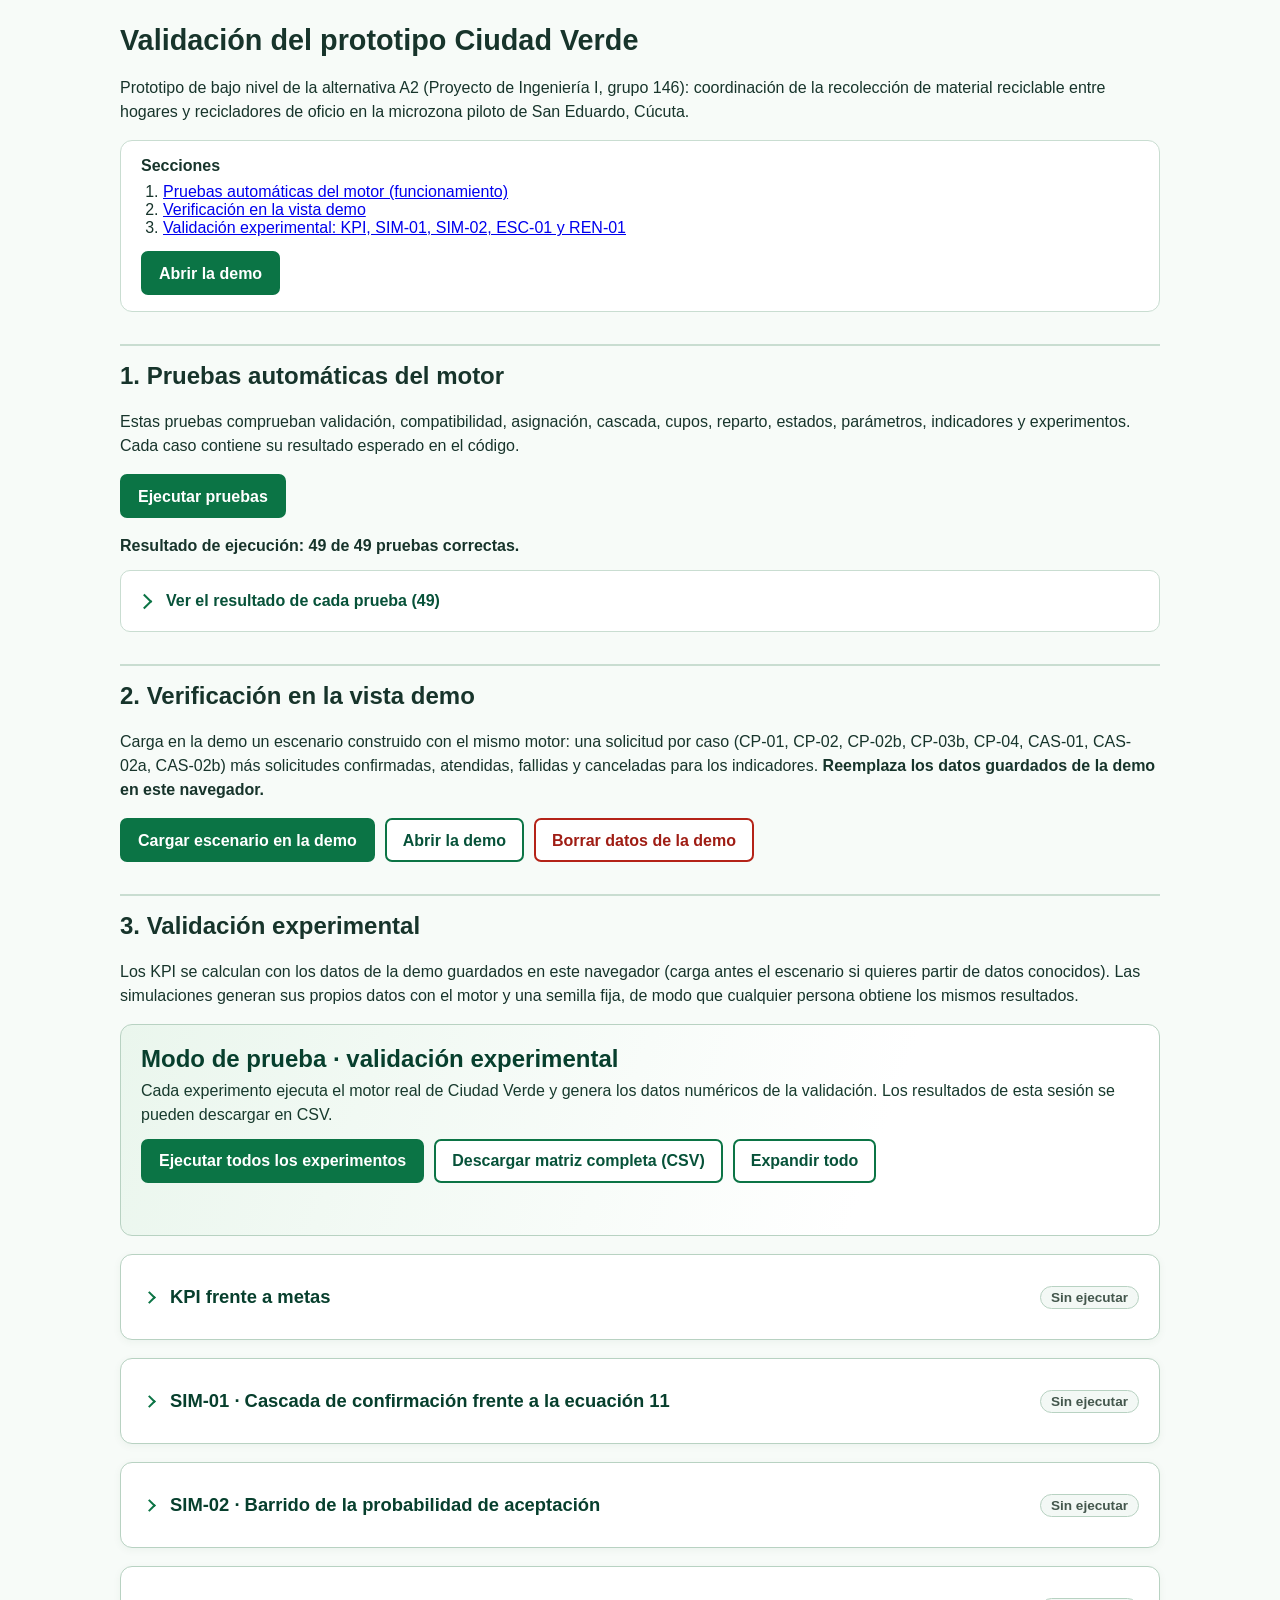
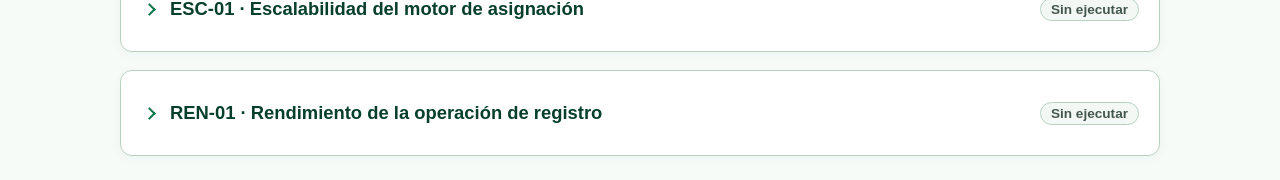
<file: test/tests.html>
<!doctype html>
<html lang="es">
<head>
  <meta charset="utf-8">
  <meta name="viewport" content="width=device-width, initial-scale=1">
  <title>Validación del prototipo | Ciudad Verde</title>
  <link rel="stylesheet" href="../css/modo-prueba.css">
  <style>
    :root { color-scheme: light; font-family: Arial, sans-serif; font-size: 16px; }
    body { max-width: 1040px; margin: 0 auto; padding: 24px; color: #17342b; background: #f7fbf8; }
    h1 { margin-top: 0; font-size: 1.8rem; }
    p { line-height: 1.5; }
    #resumen { margin: 16px 0 4px; font-weight: 700; }
    #resultados { padding-left: 28px; }
    #resultados li { margin: 8px 0; padding: 10px; border-left: 5px solid #555; background: #fff; }
    #resultados li.correcta { border-color: #087443; }
    #resultados li.incorrecta { border-color: #a32020; }
    .indice-validacion { padding: 16px 20px; border: 1px solid #c9ddd1; border-radius: 12px; background: #fff; }
    .indice-validacion ol { margin: 8px 0 0; padding-left: 22px; }
    .seccion-validacion { margin-top: 32px; padding-top: 16px; border-top: 2px solid #c9ddd1; }
    .detalle { display: block; margin-top: 4px; white-space: pre-wrap; color: #343434; }
    code { overflow-wrap: anywhere; }
    .indice-validacion .mp-acciones { margin-top: 14px; }
    .seccion-validacion > h2 { margin-top: 0; }
    #tabla-escenario table { width: 100%; border-collapse: collapse; background: #fff; }
    #tabla-escenario th, #tabla-escenario td { padding: 8px; border: 1px solid #c9ddd1; text-align: left; vertical-align: top; }
    #tabla-escenario th { background: #e7f4ec; }
    #tabla-escenario code { white-space: nowrap; }
    #tabla-escenario { overflow-x: auto; }
  </style>
</head>
<body>
  <main>
    <h1>Validación del prototipo Ciudad Verde</h1>
    <p>Prototipo de bajo nivel de la alternativa A2 (Proyecto de Ingeniería I, grupo 146): coordinación de la recolección de material reciclable entre hogares y recicladores de oficio en la microzona piloto de San Eduardo, Cúcuta.</p>
    <nav class="indice-validacion" aria-label="Secciones de la validación">
      <strong>Secciones</strong>
      <ol>
        <li><a href="#pruebas">Pruebas automáticas del motor (funcionamiento)</a></li>
        <li><a href="#escenario">Verificación en la vista demo</a></li>
        <li><a href="#experimentos">Validación experimental: KPI, SIM-01, SIM-02, ESC-01 y REN-01</a></li>
      </ol>
      <div class="mp-acciones">
        <a class="mp-boton" href="../index.html" target="_blank" rel="noopener">Abrir la demo</a>
      </div>
    </nav>

    <section id="pruebas" class="seccion-validacion" aria-labelledby="pruebas-titulo">
      <h2 id="pruebas-titulo">1. Pruebas automáticas del motor</h2>
      <p>Estas pruebas comprueban validación, compatibilidad, asignación, cascada, cupos, reparto, estados, parámetros, indicadores y experimentos. Cada caso contiene su resultado esperado en el código.</p>
      <div class="mp-acciones">
        <button class="mp-boton" id="ejecutar" type="button">Ejecutar pruebas</button>
      </div>
      <p id="resumen" role="status" aria-live="polite">Las pruebas todavía no se han ejecutado.</p>
      <details class="mp-desplegable" id="detalle-pruebas">
        <summary>Ver el resultado de cada prueba</summary>
        <ol id="resultados"></ol>
      </details>
    </section>

    <section id="escenario" class="seccion-validacion" aria-labelledby="escenario-titulo">
      <h2 id="escenario-titulo">2. Verificación en la vista demo</h2>
      <p>Carga en la demo un escenario construido con el mismo motor: una solicitud por caso (CP-01, CP-02, CP-02b, CP-03b, CP-04, CAS-01, CAS-02a, CAS-02b) más solicitudes confirmadas, atendidas, fallidas y canceladas para los indicadores. <strong>Reemplaza los datos guardados de la demo en este navegador.</strong></p>
      <div class="mp-acciones">
        <button class="mp-boton" id="cargar-escenario" type="button">Cargar escenario en la demo</button>
        <a class="mp-boton mp-secundario" href="../index.html" target="_blank" rel="noopener">Abrir la demo</a>
        <button class="mp-boton mp-peligro" id="borrar-datos" type="button">Borrar datos de la demo</button>
      </div>
      <p id="estado-escenario" role="status" aria-live="polite"></p>
      <details class="mp-desplegable" id="detalle-escenario" hidden>
        <summary>Ver los casos cargados y dónde verificarlos</summary>
        <p>Resultado esperado y obtenido por el motor; confírmalo en la vista indicada.</p>
        <div id="tabla-escenario"></div>
      </details>
    </section>

    <section id="experimentos" class="seccion-validacion" aria-labelledby="experimentos-titulo">
      <h2 id="experimentos-titulo">3. Validación experimental</h2>
      <p>Los KPI se calculan con los datos de la demo guardados en este navegador (carga antes el escenario si quieres partir de datos conocidos). Las simulaciones generan sus propios datos con el motor y una semilla fija, de modo que cualquier persona obtiene los mismos resultados.</p>
      <div id="contenedor-experimentos"></div>
    </section>
  </main>

  <script type="module">
    import {
      PARAMETROS_BASE,
      asignarLote,
      asignarSolicitud,
      calcularPuntaje,
      calcularTasaConfiabilidad,
      evaluarCompatibilidad,
      rankearCandidatos,
      resolverCascada,
      validarSolicitud,
    } from "../js/motor.js";
    import { transicionarEstado } from "../js/estados.js";
    import { actualizarCupoReciclador, validarParametros } from "../js/parametros.js";
    import { crearHogar, crearReciclador, crearSolicitud } from "../js/modelo.js";
    import { calcularK2, calcularK3, calcularK6, calcularK7, evaluarMetas, calcularIndicadores } from "../js/indicadores.js";
    import { auditarLote, convertirACSV, probabilidadTeorica, simularCascada } from "../js/experimentos.js";
    import { ajustePotencia, fechaSabadoDesde } from "../js/utilidades.js";
    import { crearMulberry32 } from "../js/prng.js";

    const parametros = {
      ...PARAMETROS_BASE,
      k: 3,
      distanciaAdyacenciaKm: 2,
      pesos: { P: 0.40, H: 0.30, E: 0.20, R: 0.10 },
    };
    const materialesCompletos = ["papel", "plástico", "vidrio", "metal"];

    function hogar(id = "H1", microzona = "San Eduardo") {
      return crearHogar({
        id,
        microzona,
        alias: `Hogar ${id}`,
        referenciaEntrega: "Frente al parque",
        consentimiento: true,
      });
    }

    function reciclador(id, opciones = {}) {
      return crearReciclador({
        id,
        nombre: opciones.nombre || id,
        microzona: opciones.microzona || "San Eduardo",
        materiales: opciones.materiales || materialesCompletos,
        franja: opciones.franja || { dia: "sábado", inicio: "08:00", fin: "12:00" },
        cupo: opciones.cupo ?? 26,
        activo: opciones.activo ?? true,
        asignacionesHistoricas: opciones.asignacionesHistoricas ?? 0,
        tasaConfiabilidad: opciones.tasaConfiabilidad ?? 0.70,
      });
    }

    function solicitud(id = "S1", opciones = {}) {
      return crearSolicitud({
        id,
        hogarId: opciones.hogarId || "H1",
        materiales: opciones.materiales || ["papel"],
        bolsas: opciones.bolsas ?? 1,
        franja: opciones.franja || { dia: "sábado", inicio: "08:00", fin: "12:00" },
        fechaServicio: opciones.fechaServicio || "2026-11-21",
        estado: opciones.estado || "VALIDADA",
        registradaPor: "ciudadano",
      });
    }

    function recicladoresSanEduardo(opciones = {}) {
      return [
        reciclador("R1", opciones.R1 || {}),
        reciclador("R2", { materiales: ["papel", "plástico", "metal"], ...(opciones.R2 || {}) }),
        reciclador("R3", opciones.R3 || {}),
        reciclador("R4", {
          nombre: "Reciclador R4",
          microzona: "Ciudad Jardín",
          ...(opciones.R4 || {}),
        }),
      ];
    }

    function comprobar(condicion, mensaje) {
      if (!condicion) throw new Error(mensaje);
    }

    function crearAsignaciones(recicladorId, cantidad, bolsas = 1, inicio = 0) {
      return Array.from({ length: cantidad }, (_, indice) => ({
        id: `ANT-${recicladorId}-${inicio + indice + 1}`,
        hogarId: "H1",
        materiales: ["papel"],
        bolsas,
        fechaServicio: "2026-11-21",
        franja: { dia: "sábado", inicio: "08:00", fin: "12:00" },
        estado: "ASIGNADA",
        registradaPor: "ciudadano",
        recicladorId,
        intentos: [],
      }));
    }

    function ejecutarPruebas() {
      const pruebas = [];
      const probar = (nombre, funcion) => {
        try {
          funcion();
          pruebas.push({ nombre, correcta: true, detalle: "Resultado esperado: se cumple." });
        } catch (error) {
          pruebas.push({ nombre, correcta: false, detalle: error.message });
        }
      };

      probar("CP-01: San Eduardo con papel se asigna a R1, R2 o R3, nunca a R4", () => {
        const h = hogar();
        const s = solicitud();
        const resultado = asignarSolicitud({ solicitud: s, hogar: h, recicladores: recicladoresSanEduardo(), parametros });
        comprobar(resultado.ok, "Se esperaba una asignación.");
        comprobar(["R1", "R2", "R3"].includes(resultado.candidato.id), `Candidato inesperado: ${resultado.candidato.id}.`);
      });

      probar("CP-02: Microzona C sin recicladores compatibles queda sin disponibilidad", () => {
        const resultado = asignarSolicitud({
          solicitud: solicitud("S-C"), hogar: hogar("H-C", "Microzona C"),
          recicladores: recicladoresSanEduardo(), parametros,
        });
        comprobar(!resultado.ok && resultado.estado === "SIN_DISPONIBILIDAD", "Se esperaba SIN_DISPONIBILIDAD.");
        comprobar(resultado.escalado === true, "Se esperaba escalar al facilitador.");
      });

      probar("CP-02b: Ciudad Jardín (microzona B) se asigna a R4", () => {
        const h = hogar("H-B", "Ciudad Jardín");
        const resultado = asignarSolicitud({
          solicitud: solicitud("S-B", { hogarId: h.id }), hogar: h,
          recicladores: recicladoresSanEduardo(), parametros,
        });
        comprobar(resultado.ok && resultado.candidato.id === "R4", "Se esperaba asignar a R4.");
      });

      probar("CP-03: sin R1 y R3 disponibles, vidrio no tiene candidato en San Eduardo", () => {
        const h = hogar();
        const resultado = asignarSolicitud({
          solicitud: solicitud("S-VIDRIO", { materiales: ["vidrio"] }), hogar: h,
          recicladores: recicladoresSanEduardo({ R1: { activo: false }, R3: { activo: false } }), parametros,
        });
        comprobar(!resultado.ok && resultado.estado === "SIN_DISPONIBILIDAD", "Se esperaba SIN_DISPONIBILIDAD.");
      });

      probar("CP-03b: vidrio se asigna a R1 o R3, nunca a R2 ni R4", () => {
        const h = hogar();
        const resultado = asignarSolicitud({
          solicitud: solicitud("S-VIDRIO-ACTIVO", { materiales: ["vidrio"] }), hogar: h,
          recicladores: recicladoresSanEduardo(), parametros,
        });
        comprobar(resultado.ok && ["R1", "R3"].includes(resultado.candidato.id), "Se esperaba R1 o R3.");
      });

      probar("CP-04: una franja de domingo no coincide con la disponibilidad del sábado", () => {
        const h = hogar();
        const resultado = asignarSolicitud({
          solicitud: solicitud("S-DOM", { franja: { dia: "domingo", inicio: "08:00", fin: "12:00" } }),
          hogar: h, recicladores: recicladoresSanEduardo(), parametros,
        });
        comprobar(!resultado.ok && resultado.estado === "SIN_DISPONIBILIDAD", "Se esperaba SIN_DISPONIBILIDAD.");
      });

      probar("CP-05: cupos llenos en San Eduardo no asignan a R4", () => {
        const ocupadas = [
          ...crearAsignaciones("R1", 26), ...crearAsignaciones("R2", 26), ...crearAsignaciones("R3", 26),
        ];
        const h = hogar();
        const resultado = asignarSolicitud({
          solicitud: solicitud("S-LLENA"), hogar: h,
          recicladores: recicladoresSanEduardo(), solicitudes: ocupadas, parametros,
        });
        comprobar(!resultado.ok && resultado.estado === "SIN_DISPONIBILIDAD", "Se esperaba SIN_DISPONIBILIDAD.");
        comprobar(resultado.codigo === "CAPACIDAD_AGOTADA", "Se esperaba identificar capacidad agotada.");
      });

      for (const [bolsas, esperado, etiqueta] of [
        [0, false, "VL-0: 0 bolsas se rechazan"],
        [1, true, "VL-1: 1 bolsa se acepta"],
        [4, true, "VL-4: 4 bolsas se aceptan"],
        [5, false, "VL-5: 5 bolsas se rechazan"],
      ]) {
        probar(etiqueta, () => {
          const resultado = validarSolicitud(solicitud(`S-VL-${bolsas}`, { bolsas }), parametros);
          comprobar(resultado.valida === esperado, `Se esperaba valida=${esperado}.`);
        });
      }

      probar("ADY-01: una distancia de 2 km permite Z y asigna P = 0,5", () => {
        const h = hogar("H-ADY", "San Eduardo");
        const s = solicitud("S-ADY", { hogarId: h.id });
        const r = reciclador("R-ADY", { microzona: "Ciudad Jardín" });
        const evaluacion = evaluarCompatibilidad({ solicitud: s, hogar: h, reciclador: r, parametros, distanciaKm: 2 });
        const puntaje = calcularPuntaje({ hogar: h, reciclador: r, distanciaKm: 2, parametros });
        comprobar(evaluacion.condiciones.Z && evaluacion.esAdyacente, "Se esperaba compatibilidad geográfica por adyacencia.");
        comprobar(puntaje.P === 0.5, `Se esperaba P=0,5; se obtuvo ${puntaje.P}.`);
      });

      probar("CP-06: R4 a 1,5 km es compatible y recibe P = 0,5", () => {
        const h = hogar("H-CP06");
        const s = solicitud("S-CP06", { hogarId: h.id });
        const recicladores = recicladoresSanEduardo({ R1: { activo: false }, R2: { activo: false }, R3: { activo: false } });
        const resultado = asignarSolicitud({
          solicitud: s, hogar: h, recicladores, parametros,
          distanciasKm: { [`${h.id}|R4`]: 1.5 },
        });
        comprobar(resultado.ok && resultado.candidato.id === "R4", "Se esperaba R4 como candidato adyacente.");
        comprobar(resultado.puntaje.P === 0.5, `Se esperaba P=0,5; se obtuvo ${resultado.puntaje.P}.`);
      });

      probar("DUP-01: una solicitud ya asignada se rechaza y genera alerta", () => {
        const h = hogar();
        const primera = asignarSolicitud({ solicitud: solicitud("S-DUP"), hogar: h, recicladores: recicladoresSanEduardo(), parametros });
        const segunda = asignarSolicitud({
          solicitud: primera.solicitudActualizada, hogar: h,
          recicladores: recicladoresSanEduardo(), solicitudes: [primera.solicitudActualizada], parametros,
        });
        comprobar(primera.ok, "La primera asignación debía completarse.");
        comprobar(segunda.codigo === "DUPLICADA" && Boolean(segunda.alerta), "Se esperaba rechazo con alerta.");
      });

      probar("CAS-01: el primer rechazo ofrece al siguiente del ranking, nunca a R4", () => {
        const h = hogar();
        const resultado = resolverCascada({
          solicitud: solicitud("S-CAS-01"), hogar: h, recicladores: recicladoresSanEduardo(), parametros,
          respuestasPorReciclador: { R1: "rechazado" }, fecha: "2026-11-19T08:00:00-05:00",
        });
        comprobar(resultado.estado === "ASIGNADA" && resultado.recicladorId === "R2", "Se esperaba la siguiente oferta a R2.");
        comprobar(resultado.intentos.length === 1 && resultado.intentos[0].resultado === "rechazado", "Se esperaba registrar el rechazo de R1.");
      });

      probar("CAS-02a: tres rechazos con k=3 escalan al facilitador", () => {
        const h = hogar();
        const resultado = resolverCascada({
          solicitud: solicitud("S-CAS-02A"), hogar: h, recicladores: recicladoresSanEduardo(), parametros: { ...parametros, k: 3 },
          respuestasPorReciclador: { R1: "rechazado", R2: "rechazado", R3: "rechazado" },
          fecha: "2026-11-19T08:00:00-05:00",
        });
        comprobar(resultado.estado === "SIN_DISPONIBILIDAD" && resultado.escalado, "Se esperaba SIN_DISPONIBILIDAD y escalado.");
        comprobar(resultado.intentos.length === 3, `Se esperaban 3 intentos; se obtuvieron ${resultado.intentos.length}.`);
      });

      probar("CAS-02b: un vencimiento registra el intento y ofrece al siguiente", () => {
        const h = hogar();
        const resultado = resolverCascada({
          solicitud: solicitud("S-CAS-02B"), hogar: h, recicladores: recicladoresSanEduardo(), parametros,
          respuestasPorReciclador: { R1: "vencido" }, fecha: "2026-11-19T10:00:00-05:00",
        });
        comprobar(resultado.estado === "ASIGNADA" && resultado.recicladorId === "R2", "Se esperaba pasar la oferta a R2.");
        comprobar(resultado.intentos[0].resultado === "vencido", "Se esperaba registrar el vencimiento.");
      });

      probar("CAS-02c: con k=2, dos rechazos agotan cascada aunque R3 siga libre", () => {
        const h = hogar();
        const resultado = resolverCascada({
          solicitud: solicitud("S-CAS-02C"), hogar: h, recicladores: recicladoresSanEduardo(), parametros: { ...parametros, k: 2 },
          respuestasPorReciclador: { R1: "rechazado", R2: "rechazado" },
          fecha: "2026-11-19T08:00:00-05:00",
        });
        comprobar(resultado.estado === "SIN_DISPONIBILIDAD" && resultado.escalado, "Se esperaba SIN_DISPONIBILIDAD y escalado.");
        comprobar(resultado.intentos.length === 2, "Se esperaban exactamente dos intentos.");
      });

      probar("CAS-03: el motivo del rechazo queda guardado en el intento", () => {
        const h = hogar();
        const resultado = resolverCascada({
          solicitud: solicitud("S-CAS-03"), hogar: h, recicladores: recicladoresSanEduardo(), parametros,
          respuestasPorReciclador: { R1: "rechazado" },
          motivosPorReciclador: { R1: "Vehículo fuera de servicio" },
          fecha: "2026-11-19T08:00:00-05:00",
        });
        comprobar(resultado.intentos[0].motivo === "Vehículo fuera de servicio", "Se esperaba conservar el motivo del rechazo.");
      });

      probar("CUP-01: lote de 79 solicitudes de una bolsa produce 78 asignadas y una en espera", () => {
        const h = hogar();
        const lote = Array.from({ length: 79 }, (_, indice) => solicitud(`S-CUP1-${indice + 1}`));
        const resultado = asignarLote({ solicitudes: lote, hogares: [h], recicladores: recicladoresSanEduardo(), parametros });
        const reparto = Object.fromEntries(["R1", "R2", "R3", "R4"].map((id) => [
          id, resultado.asignadas.filter((item) => item.recicladorId === id).length,
        ]));
        comprobar(resultado.asignadas.length === 78, `Se esperaban 78 asignadas; se obtuvieron ${resultado.asignadas.length}.`);
        comprobar(resultado.enEspera.length === 1, `Se esperaba 1 en espera; se obtuvieron ${resultado.enEspera.length}.`);
        comprobar(reparto.R1 === 26 && reparto.R2 === 26 && reparto.R3 === 26 && reparto.R4 === 0, `Reparto inesperado: ${JSON.stringify(reparto)}.`);
      });

      probar("CUP-02: lote de 79 solicitudes de dos bolsas produce 60 asignadas y 19 en espera", () => {
        const h = hogar();
        const lote = Array.from({ length: 79 }, (_, indice) => solicitud(`S-CUP2-${indice + 1}`, { bolsas: 2 }));
        const resultado = asignarLote({ solicitudes: lote, hogares: [h], recicladores: recicladoresSanEduardo(), parametros });
        const reparto = ["R1", "R2", "R3"].map((id) => resultado.asignadas.filter((item) => item.recicladorId === id).length);
        comprobar(resultado.asignadas.length === 60, `Se esperaban 60 asignadas; se obtuvieron ${resultado.asignadas.length}.`);
        comprobar(resultado.enEspera.length === 19, `Se esperaban 19 en espera; se obtuvieron ${resultado.enEspera.length}.`);
        comprobar(reparto.every((cantidad) => cantidad === 20), `Se esperaban 20 por reciclador; se obtuvo ${reparto.join("/")}.`);
      });

      probar("CUP-03: 26 recolecciones atendidas de un sábado no bloquean el sábado siguiente", () => {
        const h = hogar();
        const r = recicladoresSanEduardo({ R2: { activo: false }, R3: { activo: false }, R4: { activo: false } });
        const atendidas = crearAsignaciones("R1", 26).map((item) => ({ ...item, estado: "ATENDIDA", fechaServicio: "2026-11-21" }));
        const resultado = asignarSolicitud({
          solicitud: solicitud("S-CUP03", { fechaServicio: "2026-11-28" }), hogar: h,
          recicladores: r, solicitudes: atendidas, parametros,
        });
        comprobar(resultado.ok && resultado.candidato.id === "R1", "Se esperaba que R1 estuviera disponible para la fecha de la semana siguiente.");
      });

      probar("EQ-01: 50 solicitudes de papel/plástico se reparten 17/17/16", () => {
        const h = hogar();
        const lote = Array.from({ length: 50 }, (_, indice) => solicitud(
          `S-EQ-${indice + 1}`, { materiales: [indice % 2 === 0 ? "papel" : "plástico"] }
        ));
        const resultado = asignarLote({ solicitudes: lote, hogares: [h], recicladores: recicladoresSanEduardo(), parametros });
        const reparto = ["R1", "R2", "R3"].map((id) => resultado.asignadas.filter((item) => item.recicladorId === id).length).sort((a, b) => b - a);
        comprobar(JSON.stringify(reparto) === JSON.stringify([17, 17, 16]), `Se esperaba 17/17/16; se obtuvo ${reparto.join("/")}.`);
      });

      probar("EQ-02: un segundo lote favorece a quienes acumularon menos asignaciones históricas", () => {
        const h = hogar();
        const primerLote = asignarLote({
          solicitudes: Array.from({ length: 3 }, (_, indice) => solicitud(`S-EQ2-A-${indice + 1}`)),
          hogares: [h], recicladores: recicladoresSanEduardo({ R2: { activo: false }, R3: { activo: false }, R4: { activo: false } }), parametros,
        });
        const segundoLote = asignarLote({
          solicitudes: Array.from({ length: 3 }, (_, indice) => solicitud(`S-EQ2-B-${indice + 1}`)),
          hogares: [h], recicladores: recicladoresSanEduardo(),
          solicitudesExistentes: primerLote.solicitudesFinales, parametros,
        });
        comprobar(primerLote.asignadas.every((item) => item.recicladorId === "R1"), "Se esperaba cargar el primer historial en R1.");
        comprobar(segundoLote.asignadas.every((item) => item.recicladorId !== "R1"), "El siguiente lote debía compensar a R2/R3, que tenían menos historial.");
      });

      probar("CON-01: la confiabilidad usa atendidas/(atendidas+fallidas) y conserva 0,70 sin resultados", () => {
        const r = reciclador("R-CON", { tasaConfiabilidad: 0.70 });
        const sinResultados = calcularTasaConfiabilidad(r, []);
        const solicitudesFinalizadas = [
          ...Array.from({ length: 9 }, (_, indice) => ({ id: `CON-A-${indice}`, recicladorId: r.id, estado: "ATENDIDA" })),
          { id: "CON-F-1", recicladorId: r.id, estado: "FALLIDA" },
          { id: "CON-P-1", recicladorId: r.id, estado: "CONFIRMADA" },
        ];
        const conResultados = calcularTasaConfiabilidad(r, solicitudesFinalizadas);
        comprobar(sinResultados === 0.70, `Se esperaba conservar 0,70; se obtuvo ${sinResultados}.`);
        comprobar(conResultados === 0.9, `Se esperaba 9/(9+1)=0,9; se obtuvo ${conResultados}.`);
      });

      probar("CON-02: la confiabilidad calculada modifica el orden de candidatos", () => {
        const h = hogar("H-CON02");
        const s = solicitud("S-CON02", { hogarId: h.id });
        const baseAnterior = Array.from({ length: 10 }, (_, indice) => ({
          id: `CON02-H-${indice}`,
          hogarId: h.id,
          materiales: ["papel"],
          bolsas: 1,
          franja: { dia: "sábado", inicio: "08:00", fin: "12:00" },
          fechaServicio: "2026-11-14",
          estado: indice < 9 ? "ATENDIDA" : "FALLIDA",
          recicladorId: "R2",
        }));
        const candidatos = [reciclador("R1", { cupo: 100, asignacionesHistoricas: 10 }), reciclador("R2", { cupo: 100 })];
        const resultado = rankearCandidatos({ solicitud: s, hogar: h, recicladores: candidatos, solicitudes: baseAnterior, parametros });
        comprobar(resultado.compatibles[0]?.reciclador.id === "R2", "Se esperaba que el R2 con tasa calculada de 0,90 quedara primero.");
        comprobar(resultado.compatibles[0]?.puntaje.R === 0.9, `Se esperaba usar R=0,9; se obtuvo ${resultado.compatibles[0]?.puntaje.R}.`);
      });

      probar("EST-01: transición válida cambia estado y crea un evento con responsable y fecha", () => {
        const s = solicitud("S-EST-01", { estado: "REGISTRADA" });
        const resultado = transicionarEstado({
          solicitud: s,
          estadoNuevo: "VALIDADA",
          responsable: "Facilitador",
          fecha: "2026-11-19T08:00:00-05:00",
        });
        comprobar(resultado.ok && resultado.solicitudActualizada.estado === "VALIDADA", "Se esperaba cambiar a VALIDADA.");
        comprobar(resultado.evento.estadoAnterior === "REGISTRADA" && resultado.evento.estadoNuevo === "VALIDADA", "El evento debe conservar ambos estados.");
        comprobar(resultado.evento.responsable === "Facilitador" && Boolean(resultado.evento.fecha), "El evento debe registrar responsable y fecha.");
      });

      probar("EST-02: transición no incluida en B6 se rechaza", () => {
        const s = solicitud("S-EST-02", { estado: "REGISTRADA" });
        const resultado = transicionarEstado({
          solicitud: s,
          estadoNuevo: "ASIGNADA",
          responsable: "Facilitador",
          fecha: "2026-11-19T08:00:00-05:00",
        });
        comprobar(!resultado.ok && resultado.codigo === "TRANSICION_NO_PERMITIDA", "Se esperaba rechazar REGISTRADA → ASIGNADA.");
      });

      probar("EST-03: ASIGNADA → ASIGNADA está permitida para el siguiente intento", () => {
        const s = solicitud("S-EST-03", { estado: "ASIGNADA" });
        const resultado = transicionarEstado({
          solicitud: s,
          estadoNuevo: "ASIGNADA",
          responsable: "Motor de asignación",
          fecha: "2026-11-19T08:00:00-05:00",
        });
        comprobar(resultado.ok && resultado.evento.estadoAnterior === "ASIGNADA" && resultado.evento.estadoNuevo === "ASIGNADA", "Se esperaba registrar el cambio de intento.");
      });

      probar("TR-02: una solicitud REGISTRADA se puede cancelar", () => {
        const resultado = transicionarEstado({ solicitud: solicitud("TR-02", { estado: "REGISTRADA" }), estadoNuevo: "CANCELADA", responsable: "Ciudadano", fecha: "2026-11-19T08:00:00Z" });
        comprobar(resultado.ok && resultado.solicitudActualizada.estado === "CANCELADA", "Se esperaba permitir REGISTRADA → CANCELADA.");
      });

      probar("TR-03: EN_ESPERA y SIN_DISPONIBILIDAD se pueden cancelar", () => {
        for (const estado of ["EN_ESPERA", "SIN_DISPONIBILIDAD"]) {
          const resultado = transicionarEstado({ solicitud: solicitud(`TR-03-${estado}`, { estado }), estadoNuevo: "CANCELADA", responsable: "Ciudadano", fecha: "2026-11-19T08:00:00Z" });
          comprobar(resultado.ok, `Se esperaba permitir ${estado} → CANCELADA.`);
        }
      });

      probar("REP-01: una solicitud reprogramada vuelve a validación y acepta una nueva planificación", () => {
        const h = hogar();
        const s = solicitud("REP-01", { estado: "REPROGRAMADA", fechaServicio: "2026-11-28" });
        const transicion = transicionarEstado({ solicitud: s, estadoNuevo: "VALIDADA", responsable: "Facilitador", fecha: "2026-11-19T08:00:00Z" });
        comprobar(transicion.ok, "Se esperaba permitir REPROGRAMADA → VALIDADA.");
        const resultado = asignarSolicitud({ solicitud: transicion.solicitudActualizada, hogar: h, recicladores: recicladoresSanEduardo(), parametros });
        comprobar(resultado.ok && resultado.estado === "ASIGNADA", "Se esperaba volver a planificar una oferta.");
      });

      probar("PAR-01: los parámetros base son válidos", () => {
        const resultado = validarParametros(parametros);
        comprobar(resultado.valida, `Se esperaban parámetros válidos: ${JSON.stringify(resultado.errores)}.`);
      });

      probar("PAR-02: los pesos cuya suma no es 1 se rechazan", () => {
        const resultado = validarParametros({ ...parametros, pesos: { P: 0.5, H: 0.3, E: 0.2, R: 0.2 } });
        comprobar(!resultado.valida && resultado.errores.some((error) => error.codigo === "SUMA_PESOS_INVALIDA"), "Se esperaba rechazar pesos que suman 1,2.");
      });

      probar("PAR-03: el cupo individual se actualiza sin modificar la lista original", () => {
        const base = [reciclador("R1", { cupo: 26 })];
        const resultado = actualizarCupoReciclador(base, "R1", 30);
        comprobar(resultado.ok && resultado.recicladores[0].cupo === 30, "Se esperaba actualizar el cupo a 30.");
        comprobar(base[0].cupo === 26, "La lista recibida debía permanecer sin cambios.");
      });

      probar("IND-K2: promedia el tiempo VALIDADA → CONFIRMADA en horas", () => {
        const resultado = calcularK2([
          { solicitudId: "IK2-1", estadoNuevo: "VALIDADA", fecha: "2026-11-19T08:00:00Z" },
          { solicitudId: "IK2-1", estadoNuevo: "CONFIRMADA", fecha: "2026-11-19T10:00:00Z" },
        ]);
        comprobar(resultado.cantidad === 1 && resultado.valor === 2, "Se esperaba un caso con promedio de 2 horas.");
      });

      probar("IND-K3: calcula tasas con solicitudes únicas y conserva el denominador", () => {
        const resultado = calcularK3([
          { solicitudId: "IK3-1", estadoNuevo: "REGISTRADA", fecha: "2026-11-19T08:00:00Z" },
          { solicitudId: "IK3-1", estadoNuevo: "CONFIRMADA", fecha: "2026-11-19T08:01:00Z" },
          { solicitudId: "IK3-1", estadoNuevo: "FALLIDA", fecha: "2026-11-19T09:00:00Z" },
          { solicitudId: "IK3-2", estadoNuevo: "REGISTRADA", fecha: "2026-11-19T08:00:00Z" },
          { solicitudId: "IK3-2", estadoNuevo: "CANCELADA", fecha: "2026-11-19T08:10:00Z" },
        ]);
        comprobar(resultado.fallidaSobreConfirmada.valor === 1, "Se esperaba 1/1 solicitudes fallidas entre confirmadas.");
        comprobar(resultado.canceladaSobreRegistrada.valor === 0.5, "Se esperaba 1/2 solicitudes canceladas entre registradas.");
      });

      probar("IND-K6: audita compatibilidad y detecta una oferta duplicada", () => {
        const h = hogar("H-IK6");
        const s = solicitud("IK6-1", { hogarId: h.id });
        const resultado = calcularK6({
          eventos: [
            { solicitudId: s.id, estadoNuevo: "ASIGNADA", recicladorId: "R1", fecha: "2026-11-19T08:00:00Z" },
            { solicitudId: s.id, estadoNuevo: "ASIGNADA", recicladorId: "R2", fecha: "2026-11-19T08:01:00Z" },
          ],
          solicitudes: [s], hogares: [h], recicladores: recicladoresSanEduardo(), parametros,
        });
        comprobar(resultado.totalAsignaciones === 2, "Se esperaban auditar dos ofertas.");
        comprobar(resultado.duplicadas === 1, "Se esperaba detectar la segunda oferta como duplicada sin rechazo/vencimiento previo.");
      });

      probar("IND-K7: calcula el CV poblacional contando también recicladores con cero", () => {
        const resultado = calcularK7({
          eventos: [
            { solicitudId: "IK7-1", estadoNuevo: "ASIGNADA", recicladorId: "R1", fecha: "2026-11-19T08:00:00Z" },
            { solicitudId: "IK7-2", estadoNuevo: "ASIGNADA", recicladorId: "R1", fecha: "2026-11-19T08:01:00Z" },
          ],
          recicladores: [reciclador("R1"), reciclador("R2")],
        });
        comprobar(resultado.conteos.R1 === 2 && resultado.conteos.R2 === 0, "Se esperaban los conteos 2 y 0.");
        comprobar(resultado.coeficienteVariacion === 1, "Se esperaba CV poblacional igual a 1.");
      });

      probar("IND-K3b: con el flujo real (primera transición REGISTRADA → VALIDADA) cuenta las registradas", () => {
        const resultado = calcularK3([
          { solicitudId: "K3R-1", estadoAnterior: "REGISTRADA", estadoNuevo: "VALIDADA", fecha: "2026-11-19T08:00:00Z" },
          { solicitudId: "K3R-1", estadoAnterior: "VALIDADA", estadoNuevo: "CANCELADA", fecha: "2026-11-19T08:05:00Z" },
          { solicitudId: "K3R-2", estadoAnterior: "REGISTRADA", estadoNuevo: "VALIDADA", fecha: "2026-11-19T08:00:00Z" },
          { solicitudId: "K3R-3", estadoAnterior: "REGISTRADA", estadoNuevo: "VALIDADA", fecha: "2026-11-19T08:00:00Z" },
          { solicitudId: "K3R-4", estadoAnterior: "REGISTRADA", estadoNuevo: "VALIDADA", fecha: "2026-11-19T08:00:00Z" },
        ]);
        comprobar(resultado.canceladaSobreRegistrada.denominador === 4, "Se esperaban 4 solicitudes registradas.");
        comprobar(resultado.canceladaSobreRegistrada.valor === 0.25, "Se esperaba 1/4 canceladas.");
      });

      probar("IND-K7b: K7 compara solo recicladores de la misma microzona", () => {
        const eventos = ["R1", "R2", "R3"].flatMap((id, i) => [
          { solicitudId: `K7M-${i}a`, estadoNuevo: "ASIGNADA", recicladorId: id, fecha: "2026-11-19T08:00:00Z" },
          { solicitudId: `K7M-${i}b`, estadoNuevo: "ASIGNADA", recicladorId: id, fecha: "2026-11-19T08:01:00Z" },
        ]);
        const resultado = calcularK7({ eventos, recicladores: recicladoresSanEduardo() });
        comprobar(resultado.coeficienteVariacion === 0, `Se esperaba CV 0 en San Eduardo (2/2/2) y no ${resultado.coeficienteVariacion}.`);
        comprobar(resultado.coeficienteVariacionGlobal > 0.3, "El CV global (con R4 en cero) debía ser mayor que 0,30.");
        comprobar(resultado.porMicrozona.find((g) => g.microzona === "Ciudad Jardín").comparable === false, "Ciudad Jardín tiene un solo reciclador.");
      });

      probar("MET-01: las metas de la Tabla 16 se evalúan con cumple / no cumple", () => {
        const filas = evaluarMetas({
          K2: { valor: 1.5, cantidad: 3 },
          K3: { fallidaSobreConfirmada: { valor: 0.2, numerador: 1, denominador: 5 }, canceladaSobreRegistrada: { valor: null, numerador: 0, denominador: 0 } },
          K6: { incompatibles: 0, duplicadas: 0, totalAsignaciones: 10 },
          K7: { coeficienteVariacion: 0.30, microzonaCritica: "San Eduardo" },
        });
        const porId = Object.fromEntries(filas.map((f) => [f.id, f.cumple]));
        comprobar(porId.K2 === true && porId.K3a === false && porId.K3b === null && porId.K6 === true && porId.K7 === true,
          `Resultado inesperado: ${JSON.stringify(porId)}`);
      });

      probar("IDX-01: el índice de ocupación produce las mismas asignaciones que el filtrado completo", () => {
        const azar = crearMulberry32(7);
        const zonas = ["San Eduardo", "Ciudad Jardín"];
        const mats = ["papel", "plástico", "vidrio", "metal"];
        const fechas = ["2026-11-21", "2026-11-28"];
        for (let caso = 0; caso < 40; caso += 1) {
          const R = 1 + Math.floor(azar() * 6);
          const recs = Array.from({ length: R }, (_, i) => reciclador(`R${i}`, { microzona: zonas[Math.floor(azar() * 2)], materiales: mats.filter(() => azar() < 0.8), cupo: 1 + Math.floor(azar() * 8) }));
          const hogares = zonas.map((z, i) => hogar(`H${i}`, z));
          const existentes = Array.from({ length: Math.floor(azar() * 10) }, (_, i) => ({
            ...solicitud(`E${i}`, { hogarId: "H0", bolsas: 1 + Math.floor(azar() * 4), fechaServicio: fechas[Math.floor(azar() * 2)], estado: ["ASIGNADA", "CONFIRMADA", "ATENDIDA", "FALLIDA", "CANCELADA"][Math.floor(azar() * 5)] }),
            recicladorId: `R${Math.floor(azar() * R)}`,
          }));
          const lote = Array.from({ length: 5 + Math.floor(azar() * 40) }, (_, i) => solicitud(`S${i}`, { hogarId: `H${Math.floor(azar() * 2)}`, materiales: [mats[Math.floor(azar() * 4)]], bolsas: 1 + Math.floor(azar() * 4), fechaServicio: fechas[Math.floor(azar() * 2)] }));
          const firma = (r) => JSON.stringify(r.solicitudesFinales.map((s) => [s.id, s.estado, s.recicladorId]));
          const conIndice = asignarLote({ solicitudes: lote, hogares, recicladores: recs, solicitudesExistentes: existentes, parametros, usarIndice: true });
          const sinIndice = asignarLote({ solicitudes: lote, hogares, recicladores: recs, solicitudesExistentes: existentes, parametros, usarIndice: false });
          comprobar(firma(conIndice) === firma(sinIndice), `Diferencia en el caso aleatorio ${caso + 1}.`);
        }
      });

      probar("SIM-01a: la simulación es reproducible con la misma semilla", () => {
        const a = simularCascada({ p: 0.7, k: 3, N: 300, semilla: 42, parametros });
        const b = simularCascada({ p: 0.7, k: 3, N: 300, semilla: 42, parametros });
        comprobar(JSON.stringify(a.filas) === JSON.stringify(b.filas), "Dos corridas con la misma semilla deben coincidir.");
      });

      probar("SIM-01b: con la semilla de referencia, la confirmación queda dentro de ±2 EE del modelo (ec. 11)", () => {
        const r = simularCascada({ p: 0.7, k: 3, N: 1000, semilla: 20261121, parametros });
        comprobar(Math.abs(probabilidadTeorica(0.7, 3) - 0.973) < 1e-12, "La ecuación 11 debe dar 0,973 con p = 0,7 y k = 3.");
        comprobar(r.filas.length === 3 && r.filas.every((f) => f.dentroDeDosEE), r.filas.map((f) => `i=${f.intento}: ${f.observada} vs ${f.teorica.toFixed(3)}`).join("; "));
      });

      probar("SIM-01c: con menos recicladores que k, la cascada se agota antes de k intentos", () => {
        const r = simularCascada({ p: 0.5, k: 3, N: 200, semilla: 5, recicladoresCompatibles: 2, parametros });
        comprobar(r.parametros.intentosEfectivos === 2 && r.filas.length === 2, "Con 2 recicladores solo puede haber 2 intentos.");
        comprobar(r.registros.every((x) => x.intentos <= 2), "Ninguna solicitud debe usar más de 2 intentos.");
      });

      probar("ESC-01a: un lote de 200 solicitudes con 8 recicladores no rompe cupos ni volumen con ambos métodos", () => {
        const recs = Array.from({ length: 8 }, (_, i) => reciclador(`RX${i + 1}`));
        const lote = Array.from({ length: 200 }, (_, i) => solicitud(`SX-${i + 1}`));
        for (const usarIndice of [true, false]) {
          const r = asignarLote({ solicitudes: lote, hogares: [hogar()], recicladores: recs, parametros, usarIndice });
          const auditoria = auditarLote(r, recs, parametros);
          comprobar(r.asignadas.length === 200 && auditoria.integridad === 0, `usarIndice=${usarIndice}: ${JSON.stringify(auditoria)}`);
        }
      });

      probar("CSV-01: el CSV usa punto y coma, coma decimal y escapa el texto", () => {
        const texto = convertirACSV([{ clave: "a", titulo: "Valor" }, { clave: "b", titulo: "Nota; extra" }], [{ a: 0.973, b: 'dice "hola"' }, { a: true, b: null }]);
        comprobar(texto === 'Valor;"Nota; extra"\r\n0,973;"dice ""hola"""\r\nsí;', `CSV inesperado: ${texto}`);
      });

      probar("UTL-01: utilidades de fecha y ajuste potencial", () => {
        comprobar(fechaSabadoDesde(new Date(2026, 10, 19, 10)) === "2026-11-21", "El sábado siguiente al jueves 19/11/2026 es el 21/11/2026.");
        comprobar(fechaSabadoDesde(new Date(2026, 10, 21, 23)) === "2026-11-21", "Un sábado devuelve el mismo día.");
        const ajuste = ajustePotencia([10, 20, 40, 80].map((x) => ({ x, y: 3 * x ** 2 })));
        comprobar(Math.abs(ajuste.b - 2) < 1e-9 && Math.abs(ajuste.a - 3) < 1e-9, "El ajuste de y = 3x² debe dar b = 2 y a = 3.");
      });

      const lista = document.querySelector("#resultados");
      lista.replaceChildren();
      for (const prueba of pruebas) {
        const elemento = document.createElement("li");
        elemento.className = prueba.correcta ? "correcta" : "incorrecta";
        elemento.textContent = `${prueba.correcta ? "CORRECTA" : "INCORRECTA"} — ${prueba.nombre}`;
        const detalle = document.createElement("span");
        detalle.className = "detalle";
        detalle.textContent = prueba.detalle;
        elemento.append(detalle);
        lista.append(elemento);
      }
      const correctas = pruebas.filter((prueba) => prueba.correcta).length;
      document.querySelector("#resumen").textContent =
        `Resultado de ejecución: ${correctas} de ${pruebas.length} pruebas correctas.`;
      const detalle = document.querySelector("#detalle-pruebas");
      detalle.querySelector("summary").textContent = `Ver el resultado de cada prueba (${pruebas.length})`;
      if (correctas < pruebas.length) detalle.open = true;
    }

    document.querySelector("#ejecutar").addEventListener("click", ejecutarPruebas);
    ejecutarPruebas();
  </script>
  <script type="module">
    import { cargarEscenarioPrueba } from "../js/escenario-prueba.js";
    import { crearDatosIniciales, guardarEstado } from "../js/ui/servicios.js";
    import { borrarCuentasDemo } from "../js/ui/autenticacion.js";

    const escapar = (texto) => String(texto ?? "").replace(/[&<>"']/g, (c) => ({ "&": "&amp;", "<": "&lt;", ">": "&gt;", '"': "&quot;", "'": "&#39;" })[c]);
    const estadoEscenario = document.querySelector("#estado-escenario");
    const tablaEscenario = document.querySelector("#tabla-escenario");
    const detalleEscenario = document.querySelector("#detalle-escenario");

    document.querySelector("#borrar-datos").addEventListener("click", () => {
      if (!window.confirm("¿Borrar las solicitudes, eventos, mensajes, hogares registrados y cuentas demo de este navegador y volver a los datos base?")) return;
      borrarCuentasDemo();
      const resultado = guardarEstado(crearDatosIniciales());
      detalleEscenario.hidden = true;
      tablaEscenario.replaceChildren();
      estadoEscenario.textContent = resultado.ok
        ? "Datos de la demo y cuentas demo borrados: quedan solo los datos base (1 hogar y los recicladores R1–R4). Si la demo está abierta, recárgala."
        : `No se pudieron borrar los datos: ${resultado.mensaje}`;
    });

    document.querySelector("#cargar-escenario").addEventListener("click", () => {
      try {
        const resultado = cargarEscenarioPrueba();
        if (!resultado.ok) {
          estadoEscenario.textContent = `No se pudo guardar el escenario: ${resultado.mensaje}`;
          return;
        }
        estadoEscenario.textContent = `Escenario cargado: ${resultado.totalSolicitudes} solicitudes. Abre la demo (o recárgala con Ctrl + F5) y verifica cada caso en la vista indicada.`;
        tablaEscenario.innerHTML = `
          <table>
            <thead><tr><th scope="col">Caso</th><th scope="col">Solicitud</th><th scope="col">Esperado</th><th scope="col">Obtenido</th><th scope="col">Dónde verificar</th></tr></thead>
            <tbody>${resultado.casos.map((c) => `
              <tr><td>${escapar(c.caso)}</td><td><code>${escapar(c.solicitudId)}</code></td><td>${escapar(c.esperado)}</td><td>${escapar(c.obtenido)}</td><td>${escapar(c.vista)}</td></tr>`).join("")}
            </tbody>
          </table>`;
        detalleEscenario.hidden = false;
        detalleEscenario.open = true;
      } catch (error) {
        estadoEscenario.textContent = `Error al crear el escenario: ${error.message}`;
        console.error(error);
      }
    });
  </script>
  <script type="module">
    import { renderizarModoPrueba } from "../js/ui/modo-prueba.js";
    import { leerEstado } from "../js/ui/servicios.js";

    renderizarModoPrueba(document.querySelector("#contenedor-experimentos"), {
      obtenerEstado: () => leerEstado().estado,
      origen: "Datos de la demo guardados en este navegador",
      medirCarga: false,
    });
  </script>
</body>
</html>
</file>
<file: css/styles.css>
:root {
  font-family: system-ui, -apple-system, BlinkMacSystemFont, "Segoe UI", sans-serif;
  font-size: 16px;
  line-height: 1.5;
  color: #173a2d;
  background: #f4f8f5;
  font-synthesis: none;
  text-rendering: optimizeLegibility;
  --verde-oscuro: #075239;
  --verde: #0b7445;
  --verde-claro: #e7f4ec;
  --borde: #b8d2c2;
  --texto: #173a2d;
  --gris: #44574d;
  --rojo: #8b1e1e;
  --fondo-rojo: #fff0ef;
}

* { box-sizing: border-box; }
body { min-width: 320px; min-height: 100vh; margin: 0; display: flex; flex-direction: column; }
button, input, select, textarea { font: inherit; }
button, select, input { min-height: 44px; }
a { color: var(--verde-oscuro); }
:focus-visible { outline: 3px solid #955600; outline-offset: 3px; }

.barra-superior {
  display: flex;
  align-items: center;
  justify-content: space-between;
  gap: 20px;
  padding: 14px max(20px, calc((100vw - 1120px) / 2));
  color: #fff;
  background: var(--verde-oscuro);
}
.marca { display: flex; align-items: center; gap: 12px; color: #fff; text-decoration: none; }
.marca-simbolo { display: grid; width: 48px; height: 48px; place-items: center; border: 2px solid #b6e3c7; border-radius: 50%; color: #fff; font-size: 28px; }
.marca strong { display: block; font-size: 1.25rem; line-height: 1.2; }
.marca small { display: block; color: #d8efe0; font-size: 1rem; }
.controles-superiores { display: grid; grid-template-columns: auto minmax(190px, 260px); align-items: center; gap: 2px 12px; }
.controles-superiores label { font-weight: 700; }
.controles-superiores select { width: 100%; padding: 8px 12px; border: 1px solid #fff; border-radius: 6px; color: #163d2c; background: #fff; }
.solo-lector { grid-column: 2; color: #e0f2e7; font-size: 1rem; }
.boton-pruebas { grid-column: 2; justify-self: start; display: inline-flex; align-items: center; justify-content: center; margin-top: 6px; text-decoration: none; color: var(--verde-oscuro); background: #fff; border-color: #fff; }
.boton-pruebas:hover { background: var(--verde-claro); }
.boton-pruebas:focus-visible { outline-color: #ffd27a; }




.contenedor-principal { width: min(100% - 32px, 1040px); margin: 28px auto; flex: 1; }
.vista-rol { display: grid; gap: 18px; }
.encabezado-vista { padding: 24px; border: 1px solid var(--borde); border-radius: 14px; background: linear-gradient(110deg, #eaf6ed, #fff 72%); }
.encabezado-vista h1 { margin: 2px 0 4px; color: #073f2d; font-size: clamp(1.7rem, 4vw, 2.3rem); line-height: 1.2; }
.encabezado-vista p { margin: 4px 0 0; }
.ceja { margin: 0; color: #315b43; font-size: 1rem; font-weight: 700; letter-spacing: 0.04em; text-transform: uppercase; }

.pestañas { display: flex; flex-wrap: wrap; gap: 8px; border-bottom: 1px solid var(--borde); }
.boton-pestaña { min-height: 44px; padding: 8px 14px; border: 1px solid var(--borde); border-radius: 8px 8px 0 0; color: #143c2b; background: #fff; cursor: pointer; }
.boton-pestaña.activo { border-color: var(--verde-oscuro); color: #fff; background: var(--verde-oscuro); font-weight: 700; }
.tarjeta { padding: 20px; border: 1px solid var(--borde); border-radius: 12px; background: #fff; box-shadow: 0 2px 8px rgb(12 69 43 / 5%); }
.tarjeta h2, .tarjeta h3 { margin-top: 0; color: #0b4c35; }
.tarjeta h2 { font-size: 1.35rem; }
.tarjeta h3 { margin-bottom: 8px; font-size: 1.1rem; }
.lista-tarjetas { display: grid; gap: 14px; }
.solicitud { border-left: 5px solid var(--verde); }
.selector-rol { display: grid; grid-template-columns: minmax(150px, 1fr) minmax(220px, 2fr); align-items: center; gap: 12px; }
.selector-rol label { font-weight: 700; }

label, legend { color: #183f2e; font-weight: 700; }
input:not([type="checkbox"]), select, textarea {
  display: block;
  width: 100%;
  margin: 5px 0 14px;
  padding: 9px 11px;
  border: 1px solid #718d7d;
  border-radius: 6px;
  color: #172e23;
  background: #fff;
}
textarea { min-height: 76px; resize: vertical; }
input[type="checkbox"] { width: 20px; height: 20px; accent-color: var(--verde); }
fieldset { min-width: 0; margin: 0 0 16px; padding: 14px; border: 1px solid var(--borde); border-radius: 8px; }
legend { padding: 0 6px; }
.grupo-materiales { display: grid; grid-template-columns: repeat(auto-fit, minmax(150px, 1fr)); gap: 8px; }
.grupo-materiales legend { grid-column: 1 / -1; }
.opcion-material { display: flex; align-items: center; gap: 10px; min-height: 44px; padding: 8px; border: 1px solid #cfdfd4; border-radius: 6px; background: #f7fbf8; font-weight: 500; }
.texto-ayuda { color: var(--gris); font-size: 1rem; }
.acciones { display: flex; flex-wrap: wrap; gap: 10px; margin-top: 14px; }
.boton { min-height: 46px; padding: 10px 16px; border: 2px solid transparent; border-radius: 7px; font-weight: 700; cursor: pointer; }
.boton.primario { color: #fff; background: var(--verde); }
.boton.secundario { border-color: var(--verde); color: var(--verde-oscuro); background: #fff; }
.boton.peligro { border-color: var(--rojo); color: var(--rojo); background: #fff; }
.boton:disabled { cursor: not-allowed; opacity: 0.65; }
.aviso { margin: 0; padding: 12px 14px; border: 1px solid #547b62; border-radius: 8px; color: #173a2d; background: #eaf6ed; font-weight: 600; }
.aviso--error { border-color: var(--rojo); color: #701919; background: var(--fondo-rojo); }
.aviso--exito { border-color: #17683f; color: #0a4b2d; background: #e5f5e9; }
.aviso--info { border-color: #465e76; color: #203d58; background: #edf4fa; }
.aviso-carga { border: 2px solid var(--rojo); color: #701919; background: var(--fondo-rojo); }
.aviso-carga h1 { margin-top: 0; font-size: 1.5rem; }
.etiqueta-estado { display: inline-block; padding: 4px 9px; border: 1px solid #63816e; border-radius: 999px; color: #163d2b; background: #eff8f1; font-size: 1rem; font-weight: 700; }
.fila-entre { display: flex; flex-wrap: wrap; align-items: center; justify-content: space-between; gap: 8px; }
.resumen-datos { display: grid; grid-template-columns: minmax(120px, 0.6fr) 2fr; gap: 8px 14px; }
.resumen-datos dt { font-weight: 700; }
.resumen-datos dd { margin: 0; }
.distancias { margin: 16px 0; padding: 12px; border: 1px solid var(--borde); border-radius: 8px; }
.distancias summary, .bandeja summary, details summary { min-height: 36px; color: #104a34; font-weight: 700; cursor: pointer; }
.rejilla-campos { display: grid; grid-template-columns: repeat(auto-fit, minmax(210px, 1fr)); gap: 6px 14px; }
.campo-cupo { min-width: 0; }
.bloque-proximamente { background: #f2f8f4; }
.seccion-indicadores { display: grid; gap: 14px; }
.seccion-indicadores > .encabezado-vista { margin-bottom: 2px; }
.rejilla-indicadores { display: grid; grid-template-columns: repeat(auto-fit, minmax(260px, 1fr)); gap: 14px; }
.indicador { min-width: 0; }
.indicador h3 { line-height: 1.35; }
.valor-indicador { margin: 0 0 8px; color: var(--verde-oscuro); font-size: 1.8rem; font-weight: 800; }
.indicador p { overflow-wrap: anywhere; }
.lista-auditoria { padding-left: 24px; }
.lista-auditoria li { margin: 10px 0; }
.nota-demo { line-height: 1.55; }
.vista-cuenta { max-width: 840px; margin: 0 auto; }
.bloque-eliminacion { border-color: #a54a43; }
.bloque-eliminacion h2 { color: #701919; }
.vista-inicio { gap: 24px; }
.vista-inicio h2 { margin: 0 0 12px; color: var(--verde-oscuro); font-size: 1.5rem; }
.portada-inicio { padding: clamp(24px, 5vw, 56px); border: 1px solid var(--borde); border-radius: 16px; background: linear-gradient(115deg, #e4f3e8, #fff 70%); }
.portada-inicio h1 { margin: 8px 0; color: #073f2d; font-size: clamp(2.4rem, 7vw, 4rem); line-height: 1.1; }
.portada-inicio h1 span { color: var(--verde); }
.bajada-inicio { max-width: 760px; color: #173a2d; font-size: 1.25rem; font-weight: 600; }
.portada-inicio > p:not(.ceja) { max-width: 780px; }
.portada-inicio .acciones { margin-top: 6px; }
.portada-inicio .boton { display: inline-flex; align-items: center; text-decoration: none; }
.etiqueta-demo { display: inline-block; margin: 6px 0 0; padding: 4px 12px; border: 1px solid var(--borde); border-radius: 999px; color: var(--verde-oscuro); background: #fff; font-size: 0.9rem; font-weight: 700; }
.rejilla-inicio { display: grid; grid-template-columns: repeat(auto-fit, minmax(220px, 1fr)); gap: 14px; }
.paso-inicio .numero-paso { display: inline-grid; width: 40px; height: 40px; place-items: center; border-radius: 50%; color: #fff; background: var(--verde-oscuro); font-weight: 800; }
.paso-inicio h3 { margin: 12px 0 6px; }
.resumen-inicio { display: grid; grid-template-columns: repeat(auto-fit, minmax(180px, 1fr)); gap: 6px 18px; }
.resumen-inicio h2 { grid-column: 1 / -1; }
.resumen-inicio p { margin: 4px 0; }
.tarjetas-roles .tarjeta { display: flex; align-items: flex-start; flex-direction: column; }
.tarjetas-roles .boton { margin-top: auto; }

.bandeja { margin-top: 28px; padding: 18px 20px; border: 1px solid var(--borde); border-radius: 12px; background: #fff; }
.lista-mensajes { display: grid; gap: 8px; margin: 12px 0 0; padding: 0; list-style: none; }
.mensaje-simulado { display: grid; grid-template-columns: minmax(120px, 0.6fr) 2fr minmax(130px, 0.7fr); gap: 10px; padding: 10px; border: 1px solid #d8e5dc; border-radius: 7px; background: #fbfdfb; }
.mensaje-simulado time { color: var(--gris); font-size: 1rem; }
.pie-pagina { display: flex; flex-wrap: wrap; justify-content: space-between; gap: 8px 20px; padding: 18px max(20px, calc((100vw - 1120px) / 2)); color: #fff; background: var(--verde-oscuro); }
.pie-pagina strong { font-size: 1.1rem; }

@media (max-width: 680px) {
  .barra-superior { align-items: flex-start; flex-direction: column; padding: 14px 16px; }
  .controles-superiores { width: 100%; grid-template-columns: 1fr; }
  .solo-lector { grid-column: 1; }
  .boton-pruebas { grid-column: 1; }
  .contenedor-principal { width: min(100% - 20px, 1040px); margin: 16px auto; }
  .encabezado-vista, .tarjeta { padding: 16px; }
  .selector-rol { grid-template-columns: 1fr; }
  .resumen-datos { grid-template-columns: 1fr; gap: 2px; }
  .resumen-datos dd { margin-bottom: 8px; }
  .mensaje-simulado { grid-template-columns: 1fr; }
  .pie-pagina { padding: 16px; }
}

.meta-indicador { margin: 6px 0; padding: 6px 10px; border-left: 4px solid var(--verde); background: var(--verde-claro); }
#contenedor-modo-prueba { margin-top: 18px; }
.grupo-hogar { margin-top: 6px; background: #f6fbf8; }
.grupo-hogar[hidden] { display: none; }
.grupo-hogar .opcion-material { display: flex; align-items: flex-start; gap: 10px; font-weight: 600; }
.grupo-hogar .opcion-material input { flex: none; margin-top: 2px; }
.hogar-sesion { margin-bottom: 14px; }
.hogar-sesion p { margin: 4px 0; }
.hogar-sesion .acciones { margin-top: 8px; }
.hogar-vinculado { margin-bottom: 16px; border-left: 5px solid var(--verde); }
</file>
<file: css/modo-prueba.css>
/* Modo de prueba y gráficos: estilos autónomos, usados por index.html y test/tests.html. */
.mp *, .mp *::before, .mp *::after, .mp-desplegable, .mp-desplegable *, .mp-acciones * { box-sizing: border-box; }
.mp { display: grid; gap: 18px; color: #173a2d; }
.mp-encabezado { padding: 20px; border: 1px solid #b8d2c2; border-radius: 12px; background: linear-gradient(110deg, #eaf6ed, #fff 72%); }
.mp-encabezado h2 { margin: 0 0 6px; color: #073f2d; }
.mp-encabezado p { margin: 4px 0; }
.mp-bloque { min-width: 0; padding: 20px; border: 1px solid #b8d2c2; border-radius: 12px; background: #fff; box-shadow: 0 2px 8px rgb(12 69 43 / 5%); }
.mp-bloque h3 { margin: 0; color: #073f2d; font-size: 1.15rem; }
.mp-cuerpo { padding-top: 12px; }
.mp-cuerpo > p { margin: 0 0 12px; }
.mp-formulario { display: grid; grid-template-columns: repeat(auto-fit, minmax(170px, 1fr)); gap: 12px; align-items: end; margin-bottom: 12px; }
.mp-formulario label { display: grid; gap: 4px; font-weight: 600; }
.mp-formulario input[type="number"], .mp-formulario input:not([type]) { min-height: 44px; padding: 8px 10px; border: 1px solid #7f9c8b; border-radius: 6px; font: inherit; }
.mp-formulario fieldset { display: flex; flex-wrap: wrap; gap: 4px 14px; margin: 0; padding: 6px 10px; border: 1px solid #b8d2c2; border-radius: 6px; }
.mp-formulario legend { padding: 0 4px; font-weight: 600; }
.mp-opcion { display: inline-flex !important; grid-auto-flow: column; align-items: center; gap: 6px !important; font-weight: 400 !important; min-height: 32px; }
.mp-boton { box-sizing: border-box; display: inline-flex; align-items: center; justify-content: center; gap: 6px; min-height: 44px; padding: 10px 16px; border: 2px solid #0b7445; border-radius: 7px; color: #fff; background: #0b7445; font: inherit; font-weight: 700; line-height: 1.2; text-align: center; text-decoration: none; cursor: pointer; }
.mp-boton.mp-secundario { color: #075239; background: #fff; }
.mp-boton.mp-peligro { border-color: #b42318; color: #9f1d14; background: #fff; }
.mp-boton:hover:not(:disabled) { filter: brightness(1.06); }
.mp-boton:disabled { cursor: progress; opacity: 0.6; }
.mp-boton:focus-visible, .mp-formulario input:focus-visible, .graf-punto:focus-visible { outline: 3px solid #955600; outline-offset: 2px; }
.mp-acciones { display: flex; flex-wrap: wrap; gap: 10px; margin: 12px 0 0; }
.mp-estado { min-height: 1.5em; font-weight: 600; }
.mp-nota { margin: 10px 0; color: #44574d; }
.mp-lista { margin: 10px 0; padding-left: 20px; }
.mp progress { width: 100%; height: 12px; margin: 6px 0 12px; accent-color: #0b7445; }
.mp-tabla, .tabla-desplazable { overflow-x: auto; margin: 10px 0; }
.mp-tabla table, .graf-tabla table { width: 100%; border-collapse: collapse; font-variant-numeric: tabular-nums; }
.mp-tabla th, .mp-tabla td, .graf-tabla th, .graf-tabla td { padding: 7px 9px; border: 1px solid #d6e5db; text-align: left; vertical-align: top; }
.mp-tabla th, .graf-tabla th { background: #e7f4ec; }

.grafico { margin: 16px 0; padding: 0; }
.graf-titulo { margin: 0 0 4px; font-weight: 700; color: #0b0b0b; }
.graf-descripcion { margin: 2px 0 8px; color: #52514e; font-size: 0.95rem; }
.graf-lienzo { overflow-x: auto; }
.graf-lienzo svg { display: block; width: 100%; min-width: 520px; height: auto; font-family: system-ui, -apple-system, "Segoe UI", sans-serif; }
.graf-tick { fill: #52514e; font-size: 12px; font-variant-numeric: tabular-nums; }
.graf-eje { fill: #52514e; font-size: 13px; }
.graf-etiqueta { fill: #0b0b0b; font-size: 12.5px; }
.graf-etiqueta-fuerte { fill: #0b0b0b; font-size: 13px; font-weight: 600; }
.graf-icono { fill: #fff; font-size: 12px; font-weight: 700; }
.graf-punto { cursor: default; }
.graf-punto:hover circle:last-of-type { filter: brightness(1.12); }
.graf-leyenda { display: flex; flex-wrap: wrap; gap: 6px 18px; margin: 4px 0 6px; padding: 0; list-style: none; color: #0b0b0b; font-size: 0.95rem; }
.graf-leyenda li { display: inline-flex; align-items: center; gap: 6px; }
.graf-tabla summary { cursor: pointer; color: #075239; font-weight: 600; }
.graf-tooltip { position: absolute; z-index: 50; display: grid; gap: 2px; max-width: 320px; padding: 8px 10px; border: 1px solid rgba(11, 11, 11, 0.1); border-radius: 8px; color: #0b0b0b; background: #fff; box-shadow: 0 6px 18px rgb(0 0 0 / 14%); font-size: 0.9rem; pointer-events: none; }
.graf-tooltip strong { font-weight: 700; }
.graf-tooltip-serie { display: inline-flex; align-items: center; gap: 6px; color: #52514e; }
.graf-tooltip-serie i { display: inline-block; width: 14px; height: 2px; }
.graf-tooltip[hidden] { display: none; }

@media (max-width: 700px) {
  .mp-bloque, .mp-encabezado { padding: 14px; }
}

/* Secciones desplegables */
.mp-bloque > summary, .mp-desplegable > summary, .graf-tabla > summary {
  display: flex; align-items: center; gap: 12px; min-height: 44px; cursor: pointer; list-style: none;
}
.mp-bloque > summary::-webkit-details-marker, .mp-desplegable > summary::-webkit-details-marker, .graf-tabla > summary::-webkit-details-marker { display: none; }
.mp-bloque > summary::before, .mp-desplegable > summary::before, .graf-tabla > summary::before {
  content: ""; flex: none; width: 9px; height: 9px; margin: 0 4px; border-right: 2.5px solid #0b7445; border-bottom: 2.5px solid #0b7445;
  transform: rotate(-45deg); transition: transform 0.15s ease;
}
.mp-bloque[open] > summary::before, .mp-desplegable[open] > summary::before, .graf-tabla[open] > summary::before { transform: rotate(45deg); }
.mp-bloque > summary:focus-visible, .mp-desplegable > summary:focus-visible, .graf-tabla > summary:focus-visible { outline: 3px solid #955600; outline-offset: 3px; border-radius: 6px; }
.mp-bloque > summary h3 { flex: 1; }
.mp-chip { flex: none; padding: 3px 10px; border: 1px solid #b8d2c2; border-radius: 999px; color: #44574d; background: #f3f8f5; font-size: 0.85rem; font-weight: 600; }
.mp-chip.mp-chip-listo { border-color: #0b7445; color: #075239; background: #e7f4ec; }
.mp-desplegable { margin: 12px 0; padding: 8px 14px; border: 1px solid #c9ddd1; border-radius: 10px; background: #fff; }
.mp-desplegable > summary { font-weight: 700; color: #075239; }
.mp-desplegable[open] > summary { margin-bottom: 8px; }
.graf-tabla > summary { min-height: 36px; }
@media (max-width: 560px) {
  .mp-acciones .mp-boton { flex: 1 1 100%; }
  .mp-bloque > summary { flex-wrap: wrap; }
}
</file>
